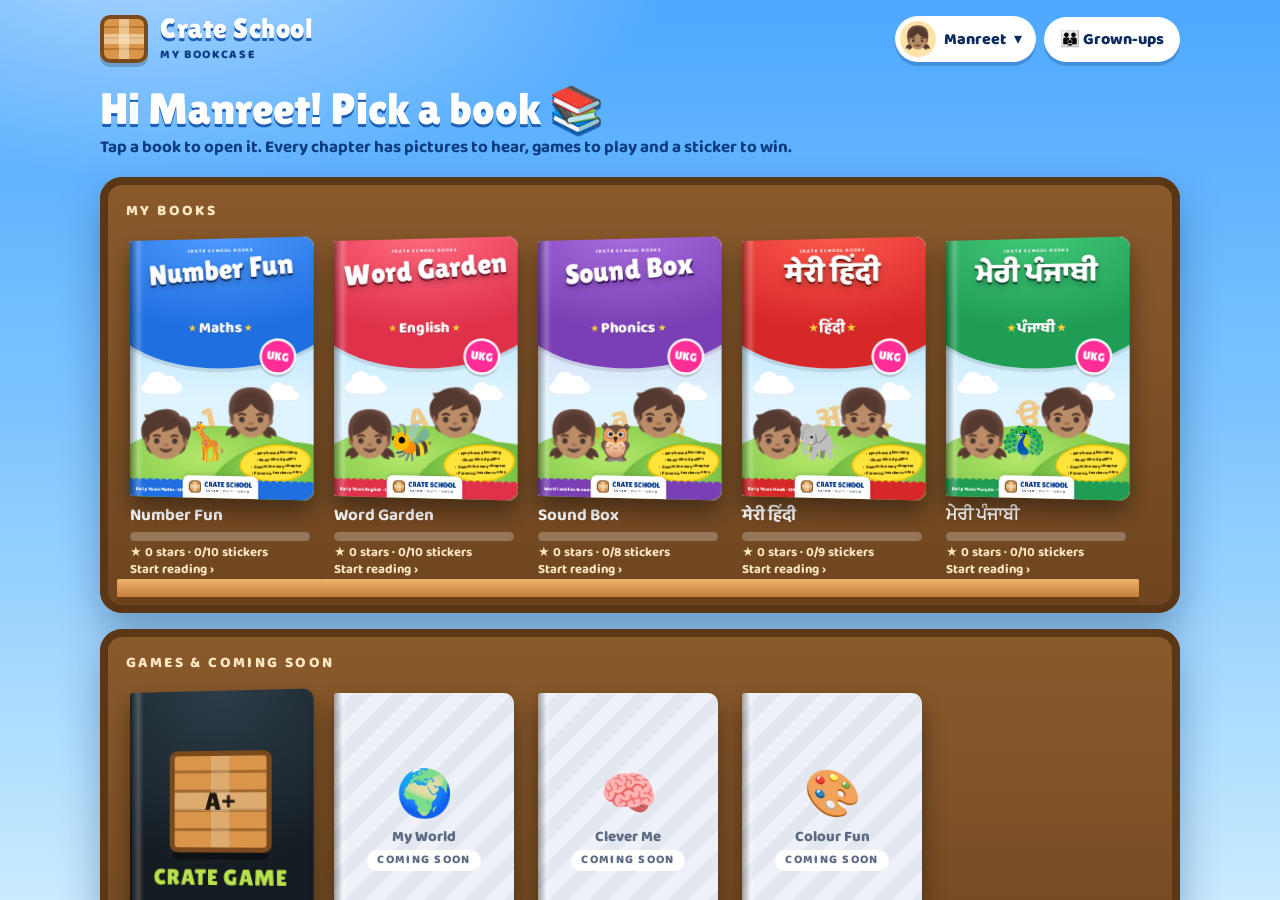
<file: index.html>
<!doctype html>
<html lang="en">
<head>
<meta charset="utf-8">
<meta name="viewport" content="width=device-width,initial-scale=1,viewport-fit=cover">
<meta name="theme-color" content="#1d63c9">
<meta name="description" content="Crate School Books: flip-book learning for UKG — Maths, English, हिंदी and ਪੰਜਾਬੀ, with read-aloud pages, games in every chapter, stickers and a report card.">
<meta property="og:type" content="website">
<meta property="og:site_name" content="Crate School Books">
<meta property="og:title" content="Crate School Books">
<meta property="og:description" content="Flip-books for UKG with games in every chapter: Maths, English, हिंदी and ਪੰਜਾਬੀ.">
<meta property="og:image" content="icon.png">
<meta name="apple-mobile-web-app-capable" content="yes">
<meta name="apple-mobile-web-app-status-bar-style" content="black-translucent">
<meta name="apple-mobile-web-app-title" content="Crate Books">
<link rel="manifest" href="manifest.json">
<link rel="icon" href="icon.svg" type="image/svg+xml">
<link rel="apple-touch-icon" href="icon.png">
<title>Crate School Books</title>
<link rel="preconnect" href="https://fonts.gstatic.com" crossorigin>
<link rel="stylesheet" href="https://fonts.googleapis.com/css2?family=Andika:wght@400;700&family=Baloo+2:wght@500;600;700;800&family=Baloo+Paaji+2:wght@500;600;700;800&family=Lilita+One&family=Permanent+Marker&display=swap">
<link rel="stylesheet" href="css/books.css">
</head>
<body>

<!-- ============ BOOKCASE ============ -->
<div id="shelfView">
  <div class="wrap">
    <header class="bc-top">
      <div class="logo">
        <span class="crate-ico" aria-hidden="true"></span>
        <div class="logo-t"><b>Crate School</b><small>My Bookcase</small></div>
      </div>
      <div class="top-actions">
        <button class="chip whochip" id="whoChip" type="button" aria-label="Change reader"><span class="av"></span><span class="nm"></span>▾</button>
        <button class="chip plain" id="grownBtn" type="button">👪 Grown-ups</button>
      </div>
    </header>

    <h1 class="hello" id="hello">Pick a book 📚</h1>
    <p class="hello-sub">Tap a book to open it. Every chapter has pictures to hear, games to play and a sticker to win.</p>

    <section class="case" aria-label="My books">
      <h2>My books</h2>
      <div class="shelf" id="shelf"></div>
    </section>
    <section class="case" aria-label="Games and coming soon">
      <h2>Games &amp; coming soon</h2>
      <div class="shelf" id="shelf2"></div>
    </section>

    <div class="bc-tips">
      <div class="tipcard"><b>🔊 No sound on a phone?</b>Turn the volume up and Silent mode off, then tap
        <button class="chip plain" id="soundTest" type="button" style="margin:6px 0 2px">🔊 Test sound</button><br>More help: 👪 Grown-ups → “No sound on a phone?”</div>
      <div class="tipcard"><b>⏱️ A little every day</b>10–15 minutes a day works better than one long session. The book reminds your child to take a stretch break.</div>
      <div class="tipcard"><b>👀 ✏️ 🎯 Learn in steps</b>Each chapter goes look &amp; listen → trace → practise with hints → play → check yourself.</div>
      <div class="tipcard"><b>🌟 Praise the effort</b>Mistakes get a gentle hint first. Say “you tried hard!” as often as “you got it right!”</div>
      <div class="tipcard"><b>📋 Use the report card</b>Near the back of each book. It shows each chapter's level and the page to practise next.</div>
    </div>
    <p class="bc-foot">Crate School Books · progress is saved on this device</p>
  </div>
</div>

<!-- ============ READER ============ -->
<div id="readerView" hidden>
  <div class="rtop">
    <button class="rback" id="rBack" type="button" aria-label="Back to bookcase"><span class="crate-ico" aria-hidden="true"></span><span>Books</span></button>
    <div class="rtitle" id="rTitle"></div>
    <button class="chip whochip" id="rWho" type="button" aria-label="Change reader"><span class="av"></span><span class="nm"></span></button>
    <button class="xbtn" id="rClose" type="button" aria-label="Close book">✕</button>
  </div>
  <div class="rbar">
    <div class="tools" id="tools" role="toolbar" aria-label="Book tools"></div>
    <div class="pgbox">
      <input id="pgIn" inputmode="numeric" aria-label="Page number">
      <span id="pgTot"></span>
      <button id="pgGo" type="button">GO</button>
    </div>
  </div>
  <div class="stage" id="stage">
    <button class="nav prev" id="navPrev" type="button" aria-label="Previous page"></button>
    <div class="holder" id="holder">
      <div class="bookbox" id="bookbox">
        <div class="bookscale" id="bookscale">
          <div class="slot L" id="slotA"></div>
          <div class="slot R" id="slotB"></div>
          <div class="spine" id="spine"></div>
        </div>
      </div>
    </div>
    <button class="nav next" id="navNext" type="button" aria-label="Next page"></button>
  </div>
  <div class="rfoot">
    <button id="fPrev" type="button" aria-label="Previous page"></button>
    <span id="fPg"></span>
    <button id="fNext" type="button" aria-label="Next page"></button>
  </div>
</div>

<div id="printArea"></div>

<script src="js/core.js"></script>
<script src="js/gens.js"></script>
<script src="js/pages.js"></script>
<script src="js/games.js"></script>
<!-- BOOKS: add a new book by adding its file here (see books/_template.js) -->
<script src="books/maths.js"></script>
<script src="books/english.js"></script>
<script src="books/phonics.js"></script>
<script src="books/hindi.js"></script>
<script src="books/punjabi.js"></script>
<!-- /BOOKS -->
<script src="js/reader.js"></script>
<script>
  if("serviceWorker" in navigator && /^https?:$/.test(location.protocol)){
    addEventListener("load", function(){ navigator.serviceWorker.register("sw.js").catch(function(){}); });
  }
</script>
</body>
</html>
</file>
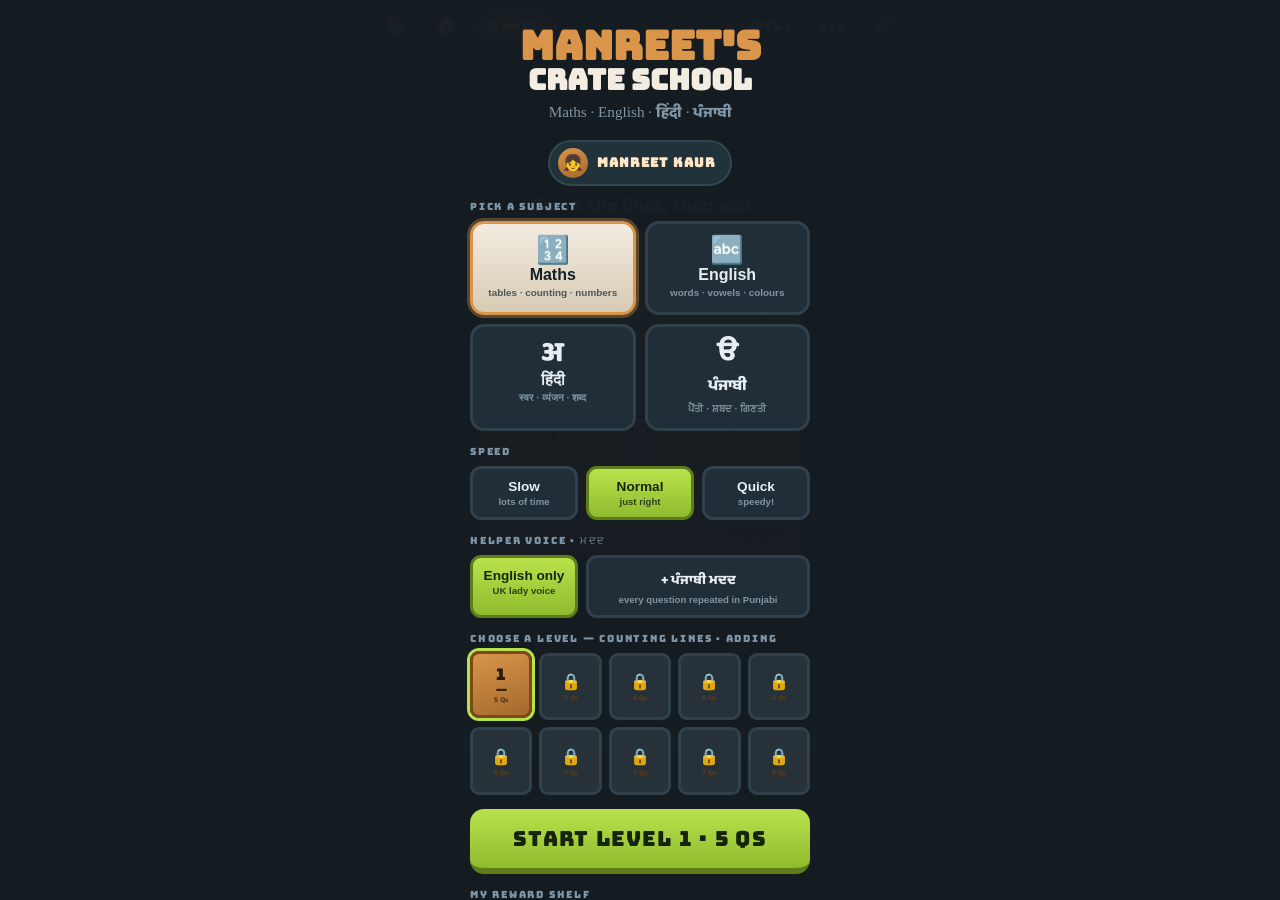
<file: crate.html>
<!doctype html>
<html lang="en">
<head>
<meta charset="utf-8">
<meta name="viewport" content="width=device-width,initial-scale=1,viewport-fit=cover">
<meta name="theme-color" content="#141b21">
<meta name="description" content="A learning game for UKG: Maths, English, Hindi and Punjabi - pictures, read-aloud questions, stars and rewards.">
<meta property="og:type" content="website">
<meta property="og:site_name" content="Manreet's Crate School">
<meta property="og:title" content="Manreet's Crate School">
<meta property="og:description" content="A learning game for UKG: Maths, English, हिंदी and ਪੰਜਾਬੀ - pictures, read-aloud questions, stars and rewards.">
<meta property="og:url" content="https://sifotechhq.github.io/crate-school/">
<meta property="og:image" content="https://sifotechhq.github.io/crate-school/icon.png">
<meta name="twitter:card" content="summary">
<meta name="twitter:title" content="Manreet's Crate School">
<meta name="twitter:description" content="Maths, English, Hindi and Punjabi practice for UKG.">
<meta name="twitter:image" content="https://sifotechhq.github.io/crate-school/icon.png">
<meta name="apple-mobile-web-app-capable" content="yes">
<meta name="apple-mobile-web-app-status-bar-style" content="black-translucent">
<meta name="apple-mobile-web-app-title" content="Crate School">
<link rel="manifest" href="manifest.json">
<link rel="icon" href="icon.svg" type="image/svg+xml">
<link rel="apple-touch-icon" href="icon.png">
<style>html,body{background:#141b21}img{max-width:100%}[hidden]{display:none!important}</style>
<title>Manreet's Crate School</title>
<link rel="preconnect" href="https://fonts.gstatic.com" crossorigin>
<link rel="stylesheet" href="https://fonts.googleapis.com/css2?family=Baloo+2:wght@600;800&family=Baloo+Paaji+2:wght@600;800&family=Bungee&family=Nunito:wght@400;700;900&family=Permanent+Marker&display=swap">
<style>
  :root{
    --ground:#141b21;
    --ground-2:#1d262e;
    --wood:#d9954a;
    --wood-dark:#a4692c;
    --wood-deep:#7a4a1c;
    --tape:#e8dcc2;
    --marker:#23180f;
    --chalk:#f3ece0;
    --lime:#b9e14b;
    --ember:#ff6a45;
    --steel:#7f95a5;
    --shadow:rgba(0,0,0,.45);
    --display:"Bungee","Arial Black",system-ui,sans-serif;
    --body:"Nunito",system-ui,-apple-system,sans-serif;
    --marker-font:"Permanent Marker","Comic Sans MS",cursive;
    --hindi:"Baloo 2","Nirmala UI","Noto Sans Devanagari",var(--body);
    --gurmukhi:"Baloo Paaji 2","Nirmala UI","Noto Sans Gurmukhi",var(--body);
  }
  *{box-sizing:border-box}
  body{
    margin:0;background:var(--ground);color:var(--chalk);font-family:var(--body);
    min-height:100dvh;-webkit-tap-highlight-color:transparent;user-select:none;
  }
  #app{
    position:relative;min-height:100dvh;display:flex;flex-direction:column;
    max-width:560px;margin:0 auto;padding:8px 14px 16px;gap:8px;overflow:hidden;
    background:
      radial-gradient(120% 60% at 50% 0%, #223039 0%, rgba(34,48,57,0) 60%),
      repeating-linear-gradient(90deg,#141b21 0 38px,#161e25 38px 40px);
  }
  #app.shake{animation:shake .22s}
  @keyframes shake{25%{transform:translateX(-6px)}75%{transform:translateX(6px)}}

  /* ---------- top bar ---------- */
  .hud{display:flex;align-items:center;gap:6px;justify-content:space-between;flex-wrap:wrap}
  .pill{font-family:var(--display);font-size:.68rem;letter-spacing:.06em;
    padding:6px 9px;border-radius:99px;background:#222e37;color:var(--chalk);
    border:2px solid #2f3e49;white-space:nowrap;overflow:hidden;text-overflow:ellipsis;min-width:0}
  .pill.sub{background:var(--wood-deep);border-color:var(--wood-dark);color:#ffe6c4}
  .pill.count{background:#22323b;color:var(--lime);border-color:#31474f}
  .iconbtn{font-size:1.1rem;line-height:1;padding:7px 9px;border-radius:10px;
    background:#222e37;border:2px solid #2f3e49;color:var(--chalk);cursor:pointer}
  .iconbtn:focus-visible{outline:3px solid var(--lime);outline-offset:2px}
  .bar-row{display:flex;align-items:center;gap:6px;min-width:0;flex-shrink:1}

  /* ---------- crate ---------- */
  .belt{position:relative;flex:1;display:flex;flex-direction:column;
    align-items:center;justify-content:center;gap:10px;min-height:0}
  .ask{font-family:var(--body);font-weight:900;font-size:1.15rem;color:#dbe6ed;
    text-align:center;text-wrap:balance;min-height:1.2em}
  .paline{font-family:var(--gurmukhi);font-weight:600;font-size:1.05rem;color:#a8c07a;
    text-align:center;min-height:1.1em;margin-top:-4px}
  .paline:empty{display:none}
  .crate{
    position:relative;width:min(88vw,330px);aspect-ratio:1;border-radius:10px;
    background:
      linear-gradient(180deg,rgba(255,255,255,.14) 0 6px,rgba(0,0,0,0) 6px),
      repeating-linear-gradient(0deg,var(--wood) 0 22px,var(--wood-dark) 22px 25px),
      var(--wood);
    border:5px solid var(--wood-deep);
    box-shadow:0 16px 0 -4px rgba(0,0,0,.35),0 26px 40px var(--shadow),
      inset 0 0 0 3px rgba(255,255,255,.12);
    display:flex;flex-direction:column;align-items:center;justify-content:center;
    gap:6px;padding:14px;transition:transform .12s;
  }
  .crate::before,.crate::after{
    content:"";position:absolute;background:rgba(232,220,194,.28);
    box-shadow:inset 0 0 0 1px rgba(255,255,255,.22);pointer-events:none;
  }
  .crate::before{left:0;right:0;top:calc(50% - 13px);height:26px}
  .crate::after{top:0;bottom:0;left:calc(50% - 13px);width:26px}
  .face{position:relative;z-index:2;font-family:var(--marker-font);color:var(--marker);
    font-size:clamp(2.5rem,12vw,3.6rem);transform:rotate(-2deg);letter-spacing:1px;
    text-align:center;line-height:1.1}
  .face.small{font-size:clamp(1.7rem,8.5vw,2.4rem)}
  .face.hi{font-family:var(--hindi);font-weight:800;transform:none;letter-spacing:2px;
    font-size:clamp(2.6rem,13vw,3.9rem)}
  .face.hi.small{font-size:clamp(2rem,10vw,2.9rem)}
  .face.pa{font-family:var(--gurmukhi);font-weight:800;transform:none;letter-spacing:2px;
    font-size:clamp(2.6rem,13vw,3.9rem)}
  .face.pa.small{font-size:clamp(2rem,10vw,2.9rem)}
  .ask.gur{font-family:var(--gurmukhi);font-weight:600;font-size:1.25rem}
  .pics{position:relative;z-index:2;display:flex;flex-wrap:wrap;gap:3px;justify-content:center;
    max-width:88%;font-size:clamp(1.6rem,7.5vw,2.2rem);line-height:1.15}
  .pic{position:relative;z-index:2;font-size:clamp(4.6rem,22vw,6.6rem);line-height:1}
  .swatch{position:relative;z-index:2;width:46%;aspect-ratio:1.3;border-radius:10px;
    border:4px solid rgba(35,24,15,.55);box-shadow:inset 0 -6px 0 rgba(0,0,0,.15)}
  .stamp{position:absolute;z-index:2;bottom:8px;right:10px;font-family:var(--display);
    font-size:.5rem;letter-spacing:.14em;color:rgba(35,24,15,.45);
    border:2px solid rgba(35,24,15,.3);border-radius:3px;padding:2px 5px;transform:rotate(-6deg)}
  .crate.hit{animation:pop .34s ease-out forwards}
  @keyframes pop{40%{transform:scale(1.08) rotate(1.5deg)}100%{transform:scale(.2) rotate(-14deg);opacity:0}}
  .crate.miss{animation:wobble .34s}
  @keyframes wobble{20%{transform:rotate(-4deg)}50%{transform:rotate(4deg)}80%{transform:rotate(-2deg)}}

  /* ---------- tally lines ---------- */
  .tally{position:relative;z-index:2;display:flex;gap:16px;align-items:flex-end;justify-content:center}
  .tgroup{display:flex;gap:4px;height:44px;align-items:flex-end}
  .tick{width:5px;height:38px;border-radius:2px;background:var(--marker);
    box-shadow:0 1px 0 rgba(255,255,255,.2)}
  .tick.cut{position:relative;opacity:.55}
  .tick.cut::after{content:"";position:absolute;left:-7px;top:16px;width:19px;height:4px;
    background:#c0331d;transform:rotate(-42deg);border-radius:2px}
  .tsep{font-family:var(--marker-font);color:var(--marker);font-size:1.6rem;padding-bottom:6px}

  /* ---------- timer tape ---------- */
  .timer{width:min(88vw,330px);height:12px;border-radius:99px;background:#0e1418;
    overflow:hidden;box-shadow:inset 0 2px 4px rgba(0,0,0,.6)}
  .timer i{display:block;height:100%;width:100%;border-radius:99px;
    background:linear-gradient(90deg,var(--lime),#e7f58f)}
  .timer i.low{background:linear-gradient(90deg,var(--ember),#ffb08e)}

  /* ---------- answers ---------- */
  .pad{display:grid;grid-template-columns:repeat(2,minmax(0,1fr));gap:9px}
  .pad.two{grid-template-columns:repeat(2,minmax(0,1fr))}
  .key{
    font-family:var(--display);font-size:1.85rem;padding:15px 8px;border-radius:12px;
    color:#14202a;background:linear-gradient(180deg,#f3ece0,#cfc3ad);
    border:none;border-bottom:5px solid #8f8672;cursor:pointer;
    font-variant-numeric:tabular-nums;transition:transform .08s;min-width:0;
    display:flex;align-items:center;justify-content:center;gap:8px;min-height:70px;
  }
  .key .kswatch{width:26px;height:26px;border-radius:6px;border:2px solid rgba(20,32,42,.5)}
  .key .kemoji{font-size:2rem}
  .key > span{min-width:0;overflow-wrap:anywhere;line-height:1.15;text-align:center}
  .key.word{font-family:var(--body);font-weight:900;font-size:1.5rem;letter-spacing:.04em}
  .key.hi{font-family:var(--hindi);font-weight:800;font-size:2rem;letter-spacing:.02em}
  .key.pa{font-family:var(--gurmukhi);font-weight:800;font-size:2rem;letter-spacing:.02em}
  .key:active{transform:translateY(3px);border-bottom-width:2px}
  .key:focus-visible{outline:3px solid var(--lime);outline-offset:3px}
  .key.right{background:linear-gradient(180deg,var(--lime),#8fbc2e);border-bottom-color:#5d7d1c}
  .key.wrong{background:linear-gradient(180deg,var(--ember),#c74326);border-bottom-color:#8e2d18;color:#fff}
  .key[disabled]{cursor:default}
  .say{font-family:var(--body);font-weight:900;font-size:.85rem;color:#0f1a22;
    background:linear-gradient(180deg,#f3ece0,#d7cbb4);border:none;border-bottom:4px solid #8f8672;
    border-radius:10px;padding:8px 14px;cursor:pointer}
  .say:focus-visible{outline:3px solid var(--lime);outline-offset:2px}

  /* ---------- floaters ---------- */
  .float{position:absolute;font-family:var(--display);color:var(--lime);
    font-size:1.4rem;pointer-events:none;animation:rise .9s ease-out forwards;z-index:9}
  @keyframes rise{to{transform:translateY(-70px);opacity:0}}
  .chip{position:absolute;width:12px;height:12px;background:var(--wood);
    border:1px solid var(--wood-deep);border-radius:2px;pointer-events:none;z-index:9}
  .conf{position:absolute;width:10px;height:16px;border-radius:2px;pointer-events:none;z-index:30}

  /* ---------- panels ---------- */
  .panel{
    position:absolute;inset:0;z-index:20;display:flex;flex-direction:column;
    align-items:center;gap:14px;padding:20px 18px 26px;text-align:center;
    overflow-y:auto;background:linear-gradient(180deg,rgba(20,27,33,.97),rgba(20,27,33,1));
  }
  .panel.centre{justify-content:center}
  .brand{display:flex;flex-direction:column;align-items:center;gap:4px;margin-top:6px}
  .brand h1{font-family:var(--display);font-size:clamp(1.8rem,8.5vw,2.5rem);margin:0;
    line-height:1;color:var(--wood);text-wrap:balance}
  .brand h1 em{font-style:normal;color:var(--chalk);display:block;font-size:.72em}
  .tag{font-family:var(--marker-font);color:var(--steel);font-size:.95rem}
  .who{display:flex;align-items:center;gap:9px;background:#22323b;border:2px solid #31474f;
    border-radius:99px;padding:6px 14px 6px 8px}
  .who .av{width:30px;height:30px;border-radius:50%;background:linear-gradient(160deg,var(--wood),var(--wood-dark));
    display:grid;place-items:center;font-size:1rem}
  .who b{font-family:var(--display);font-size:.8rem;letter-spacing:.08em;color:#ffe6c4}

  .block{width:100%;max-width:340px;display:flex;flex-direction:column;gap:8px;align-items:stretch}
  .blabel.gur{font-family:var(--gurmukhi);font-weight:600;font-size:.8rem;letter-spacing:.02em}
  .blabel.dev{font-family:var(--hindi);font-weight:600;font-size:.8rem;letter-spacing:.02em}
  .blabel{font-family:var(--display);font-size:.62rem;letter-spacing:.18em;color:var(--steel);
    text-align:left;text-transform:uppercase}
  .subjects{display:grid;grid-template-columns:repeat(2,minmax(0,1fr));gap:9px}
  .subj{display:flex;flex-direction:column;align-items:center;gap:3px;padding:12px 8px;
    border-radius:14px;cursor:pointer;color:#e6eef3;font-weight:900;font-size:1rem;
    background:#222e37;border:3px solid #31414c}
  .subj .ico{font-size:1.7rem;line-height:1}
  .subj .ico.hi{font-family:var(--hindi);font-weight:800;font-size:1.8rem}
  .subj .ico.pa{font-family:var(--gurmukhi);font-weight:800;font-size:1.8rem}
  .subj small{font-weight:700;font-size:.62rem;color:var(--steel);line-height:1.3}
  .subj[aria-pressed="true"]{background:linear-gradient(180deg,#f3ece0,#d7cbb4);color:#14202a;
    border-color:var(--wood);box-shadow:0 0 0 3px rgba(217,149,74,.35)}
  .subj[aria-pressed="true"] small{color:#4a5560}
  .subj:focus-visible{outline:3px solid var(--lime);outline-offset:2px}

  .speeds{display:grid;grid-template-columns:repeat(3,minmax(0,1fr));gap:8px}
  .speed{padding:10px 4px;border-radius:11px;border:3px solid #31414c;background:#222e37;
    color:#e6eef3;font-weight:900;font-size:.85rem;cursor:pointer;display:flex;
    flex-direction:column;gap:2px;align-items:center}
  .speed small{font-weight:700;font-size:.6rem;color:var(--steel)}
  .speed[aria-pressed="true"]{background:linear-gradient(180deg,var(--lime),#8fbc2e);
    color:#16240a;border-color:#5d7d1c}
  .speed[aria-pressed="true"] small{color:#2c3f14}
  .speed:focus-visible{outline:3px solid var(--lime);outline-offset:2px}

  .levels{display:grid;grid-template-columns:repeat(5,minmax(0,1fr));gap:7px}
  .lv{aspect-ratio:.92;border-radius:9px;border:3px solid var(--wood-deep);cursor:pointer;
    background:linear-gradient(160deg,var(--wood),var(--wood-dark));color:#2a1a0a;
    font-family:var(--display);font-size:1rem;display:flex;flex-direction:column;
    align-items:center;justify-content:center;gap:1px;padding:2px}
  .lv .st{font-size:.5rem;line-height:1;letter-spacing:-1px}
  .lv .qn{font-size:.42rem;font-family:var(--body);font-weight:900;color:#5a3a13}
  .lv[aria-pressed="true"]{box-shadow:0 0 0 3px var(--lime);transform:translateY(-2px)}
  .lv[disabled]{background:#26313a;border-color:#31414c;color:#5d6f7c;cursor:not-allowed}
  .lv:focus-visible{outline:3px solid var(--lime);outline-offset:2px}

  .go{font-family:var(--display);font-size:1.3rem;letter-spacing:.06em;padding:16px;
    border-radius:14px;border:none;border-bottom:6px solid #5d7d1c;cursor:pointer;
    background:linear-gradient(180deg,var(--lime),#8fbc2e);color:#16240a;width:100%;max-width:340px}
  .go:active{transform:translateY(3px);border-bottom-width:3px}
  .go:focus-visible{outline:3px solid var(--chalk);outline-offset:3px}
  .go.alt{background:linear-gradient(180deg,#f3ece0,#d7cbb4);color:#14202a;
    border-bottom-color:#8f8672;font-size:1.05rem;padding:13px}

  .shelf{display:flex;flex-wrap:wrap;gap:6px;justify-content:center;min-height:34px;
    background:#1b242b;border:2px dashed #2f3e49;border-radius:12px;padding:8px}
  .shelf .sticker{font-size:1.5rem}
  .shelf .none{font-size:.75rem;color:var(--steel);font-family:var(--marker-font)}

  .panel h2{font-family:var(--display);font-size:clamp(1.5rem,7vw,2rem);margin:0;color:var(--wood);line-height:1}
  .panel p{margin:0;max-width:32ch;color:#c6d2da;line-height:1.5;font-size:.95rem}
  .stars{font-size:2.6rem;letter-spacing:4px;line-height:1}
  .score-line{font-family:var(--display);font-size:1.15rem;color:var(--chalk)}
  .reward-badge{font-size:5.5rem;line-height:1;animation:bounce 1.1s ease-in-out infinite}
  @keyframes bounce{50%{transform:translateY(-12px) rotate(6deg)}}
  .hide{display:none}
  @media (prefers-reduced-motion:reduce){*{animation-duration:.01ms!important;transition-duration:.01ms!important}}
  @media (max-height:680px){
    .crate{width:min(64vw,230px)}
    .timer{width:min(64vw,230px)}
    .key{min-height:56px;font-size:1.5rem;padding:11px 6px}
    .key.word{font-size:1.25rem} .key.hi{font-size:1.7rem}
    .ask{font-size:1rem}
  }
</style>

</head>
<body>
<div id="app">
  <div class="hud">
    <div class="bar-row">
      <a class="iconbtn" id="books" href="index.html" title="Back to my books" style="text-decoration:none">📚</a>
      <button class="iconbtn" id="home" type="button" title="Back to home">🏠</button>
      <span class="pill sub" id="pSubject">🔢 MATHS</span>
    </div>
    <div class="bar-row">
      <span class="pill" id="pLevel">LEVEL 1</span>
      <span class="pill count" id="pCount">1 / 5</span>
      <button class="iconbtn" id="mute" type="button" title="Sound on/off">🔊</button>
    </div>
  </div>

  <div class="belt">
    <div class="ask" id="ask">Count the lines and add</div>
    <div class="paline" id="paAsk"></div>
    <div class="crate" id="crate">
      <div class="face" id="face">4 + 3 = ?</div>
      <div class="stamp" id="stamp">FRAGILE</div>
    </div>
    <div class="timer"><i id="bar"></i></div>
    <button class="say hide" id="sayBtn" type="button">🔈 Say it again</button>
  </div>

  <div class="pad" id="pad"></div>

  <!-- ============ HOME ============ -->
  <div class="panel" id="pHome">
    <div class="brand">
      <h1>Manreet's<em>Crate School</em></h1>
      <div class="tag">Maths · English · <span style="font-family:var(--hindi);font-weight:800">हिंदी</span> · <span style="font-family:var(--gurmukhi);font-weight:800">ਪੰਜਾਬੀ</span></div>
    </div>
    <div class="who"><span class="av">👧</span><b>MANREET KAUR</b></div>

    <div class="block">
      <div class="blabel">Pick a subject</div>
      <div class="subjects">
        <button class="subj" id="sMaths" data-subject="maths" type="button" aria-pressed="true">
          <span class="ico">🔢</span>Maths<small>tables · counting · numbers</small>
        </button>
        <button class="subj" id="sEnglish" data-subject="english" type="button" aria-pressed="false">
          <span class="ico">🔤</span>English<small>words · vowels · colours</small>
        </button>
        <button class="subj" id="sHindi" data-subject="hindi" type="button" aria-pressed="false">
          <span class="ico hi">अ</span>हिंदी<small>स्वर · व्यंजन · शब्द</small>
        </button>
        <button class="subj" id="sPunjabi" data-subject="punjabi" type="button" aria-pressed="false">
          <span class="ico pa">ੳ</span><span style="font-family:var(--gurmukhi);font-weight:800">ਪੰਜਾਬੀ</span><small>ਪੈਂਤੀ · ਸ਼ਬਦ · ਗਿਣਤੀ</small>
        </button>
      </div>
    </div>

    <div class="block">
      <div class="blabel">Speed</div>
      <div class="speeds" id="speeds">
        <button class="speed" data-speed="slow" type="button" aria-pressed="false">Slow<small>lots of time</small></button>
        <button class="speed" data-speed="normal" type="button" aria-pressed="true">Normal<small>just right</small></button>
        <button class="speed" data-speed="quick" type="button" aria-pressed="false">Quick<small>speedy!</small></button>
      </div>
    </div>

    <div class="block">
      <div class="blabel">Helper voice · ਮਦਦ</div>
      <div class="speeds" id="helpers">
        <button class="speed" data-pa="off" type="button" aria-pressed="true">English only<small>UK lady voice</small></button>
        <button class="speed" data-pa="on" type="button" aria-pressed="false" style="grid-column:span 2">
          <span style="font-family:var(--gurmukhi);font-weight:800">+ ਪੰਜਾਬੀ ਮਦਦ</span><small>every question repeated in Punjabi</small>
        </button>
      </div>
    </div>

    <div class="block">
      <div class="blabel" id="lvLabel">Choose a level</div>
      <div class="levels" id="levels"></div>
    </div>

    <button class="go" id="start" type="button">START LEVEL 1 · 5 Qs</button>

    <div class="block">
      <div class="blabel">My reward shelf</div>
      <div class="shelf" id="shelf"></div>
    </div>
  </div>

  <!-- ============ LEVEL COMPLETE ============ -->
  <div class="panel centre hide" id="pDone">
    <h2 id="doneTitle">Level Cleared!</h2>
    <div class="stars" id="doneStars">⭐⭐⭐</div>
    <div class="score-line" id="doneScore">5 out of 5 correct</div>
    <p id="doneMsg">Brilliant work, Manreet.</p>
    <button class="go" id="next" type="button">NEXT LEVEL</button>
    <button class="go alt" id="retry" type="button">Play this level again</button>
    <button class="go alt" id="toHome" type="button">Back to home</button>
  </div>

  <!-- ============ REWARD ============ -->
  <div class="panel centre hide" id="pReward">
    <h2>Reward Unlocked!</h2>
    <div class="reward-badge" id="rwEmoji">🌟</div>
    <div class="score-line" id="rwName">Star Sticker</div>
    <p id="rwMsg">Manreet, you finished 3 levels. This one goes on your shelf.</p>
    <button class="go" id="rwGo" type="button">KEEP IT</button>
  </div>
</div>

<script>
(function(){
  "use strict";
  const $ = id => document.getElementById(id);
  const app=$("app"), crate=$("crate"), pad=$("pad"), bar=$("bar"), face=$("face"),
        askEl=$("ask"), stampEl=$("stamp"), sayBtn=$("sayBtn");

  const PLAYER = "MANREET KAUR";
  const FIRST  = "Manreet";
  const STAMPS = ["FRAGILE","THIS WAY UP","HANDLE WITH CARE","KEEP DRY","SCHOOL BOOKS","EXPRESS"];
  const SPEEDS = { slow:{mult:1.45}, normal:{mult:1}, quick:{mult:0.78} };

  /* ===================== CONTENT DATA ===================== */
  const COLOURS = [
    {name:"Red",hex:"#e23b32"},{name:"Blue",hex:"#2f6fd0"},{name:"Green",hex:"#35a24a"},
    {name:"Yellow",hex:"#f5c518"},{name:"Orange",hex:"#f07c1e"},{name:"Purple",hex:"#7b4bc4"},
    {name:"Pink",hex:"#ef77a8"},{name:"Brown",hex:"#8b5a2b"},{name:"Black",hex:"#1a1a1a"},
    {name:"White",hex:"#f5f5f5"}
  ];
  const FRUITS = [
    {name:"Apple",e:"🍎"},{name:"Banana",e:"🍌"},{name:"Mango",e:"🥭"},{name:"Grapes",e:"🍇"},
    {name:"Orange",e:"🍊"},{name:"Watermelon",e:"🍉"},{name:"Strawberry",e:"🍓"},
    {name:"Pineapple",e:"🍍"},{name:"Cherry",e:"🍒"},{name:"Pear",e:"🍐"},
    {name:"Lemon",e:"🍋"},{name:"Coconut",e:"🥥"}
  ];
  const WORDS = [
    {w:"cat",e:"🐱",v:"a"},{w:"bat",e:"🦇",v:"a"},{w:"hat",e:"🎩",v:"a"},{w:"rat",e:"🐀",v:"a"},
    {w:"van",e:"🚐",v:"a"},{w:"bag",e:"🎒",v:"a"},{w:"cap",e:"🧢",v:"a"},
    {w:"pen",e:"🖊️",v:"e"},{w:"hen",e:"🐔",v:"e"},{w:"bed",e:"🛏️",v:"e"},{w:"ten",e:"🔟",v:"e"},
    {w:"pig",e:"🐷",v:"i"},{w:"pin",e:"📌",v:"i"},{w:"six",e:"6️⃣",v:"i"},{w:"lip",e:"👄",v:"i"},
    {w:"dog",e:"🐶",v:"o"},{w:"box",e:"📦",v:"o"},{w:"pot",e:"🍲",v:"o"},{w:"log",e:"🪵",v:"o"},
    {w:"sun",e:"☀️",v:"u"},{w:"bus",e:"🚌",v:"u"},{w:"cup",e:"🍵",v:"u"},{w:"nut",e:"🥜",v:"u"}
  ];

  /* Word families, look-alike words and the two-letter sounds — the same ones
     that are taught in the Sound Box book, so the game backs up the book. */
  const FAMILY = [
    {end:"at", words:["bat","cat","hat","mat","rat","sat"]},
    {end:"an", words:["can","fan","man","pan","van"]},
    {end:"ap", words:["cap","map","nap","tap"]},
    {end:"en", words:["den","hen","men","pen","ten"]},
    {end:"et", words:["jet","net","pet","wet"]},
    {end:"ig", words:["big","dig","fig","pig","wig"]},
    {end:"in", words:["bin","fin","pin","tin","win"]},
    {end:"og", words:["dog","fog","jog","log"]},
    {end:"ot", words:["cot","dot","hot","pot"]},
    {end:"ug", words:["bug","hug","jug","mug","rug"]},
    {end:"un", words:["bun","fun","run","sun"]}
  ];
  const DIGRAPH = [
    {w:"shop",e:"🏪",d:"sh"},{w:"shirt",e:"👕",d:"sh"},{w:"shoes",e:"👟",d:"sh"},{w:"shark",e:"🦈",d:"sh"},
    {w:"ship",e:"🚢",d:"sh"},{w:"shell",e:"🐚",d:"sh"},{w:"sheep",e:"🐑",d:"sh"},{w:"fish",e:"🐟",d:"sh"},
    {w:"brush",e:"🖌️",d:"sh"},{w:"dish",e:"🍽️",d:"sh"},
    {w:"chair",e:"🪑",d:"ch"},{w:"child",e:"👶",d:"ch"},{w:"torch",e:"🔦",d:"ch"},{w:"peach",e:"🍑",d:"ch"},
    {w:"chips",e:"🍟",d:"ch"},{w:"cheese",e:"🧀",d:"ch"},{w:"chick",e:"🐤",d:"ch"},{w:"cherry",e:"🍒",d:"ch"},
    {w:"lunch",e:"🍱",d:"ch"},{w:"church",e:"⛪",d:"ch"}
  ];
  const NEARWORD = [
    {w:"bat",e:"🦇",near:["bet","bit","but"]},{w:"bed",e:"🛏️",near:["bad","bid","bud"]},
    {w:"pin",e:"📌",near:["pan","pen","pun"]},{w:"pot",e:"🍲",near:["pat","pet","pit"]},
    {w:"cup",e:"🍵",near:["cap","cop","cep"]},{w:"hat",e:"🎩",near:["hit","hot","hut"]},
    {w:"bug",e:"🐛",near:["bag","beg","big"]},{w:"bag",e:"🎒",near:["beg","big","bug"]},
    {w:"sun",e:"☀️",near:["san","sin","son"]},{w:"dog",e:"🐶",near:["dig","dug","deg"]},
    {w:"box",e:"📦",near:["bax","bix","bux"]},{w:"pen",e:"🖊️",near:["pan","pin","pun"]}
  ];

  const HI_FRUITS=[
    {name:"सेब",e:"🍎",f:"स"},{name:"आम",e:"🥭",f:"आ"},{name:"केला",e:"🍌",f:"क"},
    {name:"अंगूर",e:"🍇",f:"अ"},{name:"संतरा",e:"🍊",f:"स"},{name:"तरबूज",e:"🍉",f:"त"},
    {name:"नारियल",e:"🥥",f:"न"},{name:"नींबू",e:"🍋",f:"न"},{name:"नाशपाती",e:"🍐",f:"न"},
    {name:"अनानास",e:"🍍",f:"अ"}
  ];
  const HI_ANIMALS=[
    {name:"कुत्ता",e:"🐶",f:"क"},{name:"बिल्ली",e:"🐱",f:"ब"},{name:"गाय",e:"🐄",f:"ग"},
    {name:"बकरी",e:"🐐",f:"ब"},{name:"हाथी",e:"🐘",f:"ह"},{name:"शेर",e:"🦁",f:"श"},
    {name:"बंदर",e:"🐒",f:"ब"},{name:"मछली",e:"🐟",f:"म"},{name:"घोड़ा",e:"🐴",f:"घ"},
    {name:"चूहा",e:"🐭",f:"च"},{name:"खरगोश",e:"🐰",f:"ख"},{name:"मोर",e:"🦚",f:"म"}
  ];
  const HI_COLOURS=[
    {name:"लाल",hex:"#e23b32"},{name:"नीला",hex:"#2f6fd0"},{name:"हरा",hex:"#35a24a"},
    {name:"पीला",hex:"#f5c518"},{name:"नारंगी",hex:"#f07c1e"},{name:"बैंगनी",hex:"#7b4bc4"},
    {name:"गुलाबी",hex:"#ef77a8"},{name:"भूरा",hex:"#8b5a2b"},{name:"काला",hex:"#1a1a1a"},
    {name:"सफ़ेद",hex:"#f5f5f5"}
  ];
  const SWAR=["अ","आ","इ","ई","उ","ऊ","ए","ऐ","ओ","औ"];
  const VYANJAN=["क","ख","ग","घ","च","छ","ज","झ","ट","ठ","ड","ढ","त","थ","द","ध","न",
                 "प","फ","ब","भ","म","य","र","ल","व","श","ष","स","ह"];
  const HI_DIGITS=["०","१","२","३","४","५","६","७","८","९","१०"];
  const COUNTABLE=["🍎","⭐","🎈","🐟","🌸","🚗"];

  /* ---------- ਪੰਜਾਬੀ (Gurmukhi shown; dev spelling is only for the voice fallback) ---------- */
  const PA_AKHAR=["ੳ","ਅ","ੲ","ਸ","ਹ","ਕ","ਖ","ਗ","ਘ","ਙ","ਚ","ਛ","ਜ","ਝ","ਞ",
                  "ਟ","ਠ","ਡ","ਢ","ਣ","ਤ","ਥ","ਦ","ਧ","ਨ","ਪ","ਫ","ਬ","ਭ","ਮ",
                  "ਯ","ਰ","ਲ","ਵ","ੜ"];
  const PA_DIGITS=["੦","੧","੨","੩","੪","੫","੬","੭","੮","੯","੧੦"];
  // ਪੈਂਤੀ ਅੱਖਰੀ — letter, its name, and the name spelled in Devanagari for the voice fallback
  const PENTI=[
    {l:"ੳ",nm:"ਊੜਾ",dev:"ऊड़ा"},   {l:"ਅ",nm:"ਐੜਾ",dev:"ऐड़ा"},   {l:"ੲ",nm:"ਈੜੀ",dev:"ईड़ी"},
    {l:"ਸ",nm:"ਸੱਸਾ",dev:"सस्सा"}, {l:"ਹ",nm:"ਹਾਹਾ",dev:"हाहा"},
    {l:"ਕ",nm:"ਕੱਕਾ",dev:"कक्का"}, {l:"ਖ",nm:"ਖੱਖਾ",dev:"खक्खा"}, {l:"ਗ",nm:"ਗੱਗਾ",dev:"गग्गा"},
    {l:"ਘ",nm:"ਘੱਗਾ",dev:"घग्गा"}, {l:"ਙ",nm:"ਙੰਙਾ",dev:"ङंङा"},
    {l:"ਚ",nm:"ਚੱਚਾ",dev:"चच्चा"}, {l:"ਛ",nm:"ਛੱਛਾ",dev:"छच्छा"}, {l:"ਜ",nm:"ਜੱਜਾ",dev:"जज्जा"},
    {l:"ਝ",nm:"ਝੱਜਾ",dev:"झज्जा"}, {l:"ਞ",nm:"ਞੰਞਾ",dev:"ञंञा"},
    {l:"ਟ",nm:"ਟੈਂਕਾ",dev:"टैंका"}, {l:"ਠ",nm:"ਠੱਠਾ",dev:"ठठ्ठा"}, {l:"ਡ",nm:"ਡੱਡਾ",dev:"डड्डा"},
    {l:"ਢ",nm:"ਢੱਡਾ",dev:"ढड्डा"}, {l:"ਣ",nm:"ਣਾਣਾ",dev:"णाणा"},
    {l:"ਤ",nm:"ਤੱਤਾ",dev:"तत्ता"}, {l:"ਥ",nm:"ਥੱਥਾ",dev:"थथ्था"}, {l:"ਦ",nm:"ਦੱਦਾ",dev:"दद्दा"},
    {l:"ਧ",nm:"ਧੱਦਾ",dev:"धद्दा"}, {l:"ਨ",nm:"ਨੰਨਾ",dev:"नन्ना"},
    {l:"ਪ",nm:"ਪੱਪਾ",dev:"पप्पा"}, {l:"ਫ",nm:"ਫੱਫਾ",dev:"फफ्फा"}, {l:"ਬ",nm:"ਬੱਬਾ",dev:"बब्बा"},
    {l:"ਭ",nm:"ਭੱਬਾ",dev:"भब्बा"}, {l:"ਮ",nm:"ਮੰਮਾ",dev:"मम्मा"},
    {l:"ਯ",nm:"ਯੱਯਾ",dev:"यय्या"}, {l:"ਰ",nm:"ਰਾਰਾ",dev:"रारा"}, {l:"ਲ",nm:"ਲੱਲਾ",dev:"लल्ला"},
    {l:"ਵ",nm:"ਵੱਵਾ",dev:"वव्वा"}, {l:"ੜ",nm:"ੜਾੜਾ",dev:"ड़ाड़ा"}
  ];
  const PENTI_ROW = g => PENTI.slice(g*5,g*5+5);
  const PA_FRUITS=[
    {name:"ਸੇਬ",e:"🍎",f:"ਸ",dev:"सेब"},{name:"ਅੰਬ",e:"🥭",f:"ਅ",dev:"अंब"},
    {name:"ਕੇਲਾ",e:"🍌",f:"ਕ",dev:"केला"},{name:"ਅੰਗੂਰ",e:"🍇",f:"ਅ",dev:"अंगूर"},
    {name:"ਸੰਤਰਾ",e:"🍊",f:"ਸ",dev:"संतरा"},{name:"ਤਰਬੂਜ਼",e:"🍉",f:"ਤ",dev:"तरबूज़"},
    {name:"ਨਾਰੀਅਲ",e:"🥥",f:"ਨ",dev:"नारीअल"},{name:"ਨਿੰਬੂ",e:"🍋",f:"ਨ",dev:"निंबू"},
    {name:"ਨਾਸ਼ਪਾਤੀ",e:"🍐",f:"ਨ",dev:"नाशपाती"},{name:"ਅਨਾਨਾਸ",e:"🍍",f:"ਅ",dev:"अनानास"}
  ];
  const PA_ANIMALS=[
    {name:"ਕੁੱਤਾ",e:"🐶",f:"ਕ",dev:"कुत्ता"},{name:"ਬਿੱਲੀ",e:"🐱",f:"ਬ",dev:"बिल्ली"},
    {name:"ਗਾਂ",e:"🐄",f:"ਗ",dev:"गां"},{name:"ਬੱਕਰੀ",e:"🐐",f:"ਬ",dev:"बकरी"},
    {name:"ਹਾਥੀ",e:"🐘",f:"ਹ",dev:"हाथी"},{name:"ਸ਼ੇਰ",e:"🦁",f:"ਸ਼",dev:"शेर"},
    {name:"ਬਾਂਦਰ",e:"🐒",f:"ਬ",dev:"बांदर"},{name:"ਮੱਛੀ",e:"🐟",f:"ਮ",dev:"मछली"},
    {name:"ਘੋੜਾ",e:"🐴",f:"ਘ",dev:"घोड़ा"},{name:"ਚੂਹਾ",e:"🐭",f:"ਚ",dev:"चूहा"},
    {name:"ਖਰਗੋਸ਼",e:"🐰",f:"ਖ",dev:"खरगोश"},{name:"ਮੋਰ",e:"🦚",f:"ਮ",dev:"मोर"}
  ];
  const PA_COLOURS=[
    {name:"ਲਾਲ",hex:"#e23b32",dev:"लाल"},{name:"ਨੀਲਾ",hex:"#2f6fd0",dev:"नीला"},
    {name:"ਹਰਾ",hex:"#35a24a",dev:"हरा"},{name:"ਪੀਲਾ",hex:"#f5c518",dev:"पीला"},
    {name:"ਸੰਤਰੀ",hex:"#f07c1e",dev:"संतरी"},{name:"ਜਾਮਨੀ",hex:"#7b4bc4",dev:"जामनी"},
    {name:"ਗੁਲਾਬੀ",hex:"#ef77a8",dev:"गुलाबी"},{name:"ਭੂਰਾ",hex:"#8b5a2b",dev:"भूरा"},
    {name:"ਕਾਲਾ",hex:"#1a1a1a",dev:"काला"},{name:"ਚਿੱਟਾ",hex:"#f5f5f5",dev:"चिट्टा"}
  ];

  /* ===================== LEVELS ===================== */
  const LEVELS = {
    maths:[
      {n:1, q:5, types:["tallyAdd"],                     hint:"Counting lines · adding"},
      {n:2, q:5, types:["tallyAdd","tallySub"],          hint:"Adding · taking away"},
      {n:3, q:6, types:["tallySub","between"],           hint:"Taking away · in between"},
      {n:4, q:6, types:["between","neighbour"],          hint:"Before · after · in between"},
      {n:5, q:6, types:["compare"],                      hint:"Greater or smaller (0-200)"},
      {n:6, q:6, types:["tableEasy"],                    hint:"Tables 0 to 5"},
      {n:7, q:7, types:["tableEasy","tableHard"],        hint:"Tables 0 to 10"},
      {n:8, q:7, types:["tallyAdd","tallySub","tableHard"], hint:"Add · subtract · tables"},
      {n:9, q:7, types:["between","neighbour","compare"], hint:"All about numbers"},
      {n:10,q:8, types:["tallyAdd","tableHard","compare","between"], hint:"Everything mixed"}
    ],
    english:[
      {n:1, q:5, types:["colourName"],                   hint:"Colour names"},
      {n:2, q:5, types:["fruitName"],                    hint:"Fruit names"},
      {n:3, q:6, types:["picWord"],                      hint:"Three letter words"},
      {n:4, q:6, types:["missVowel"],                    hint:"Missing vowel"},
      {n:5, q:6, types:["vowelSound"],                   hint:"Vowel sounds"},
      {n:6, q:6, types:["colourPick","fruitPick"],       hint:"Find the colour · find the fruit"},
      {n:7, q:7, types:["picWord","missVowel"],          hint:"Words and vowels"},
      {n:8, q:7, types:["vowelSound","colourName"],      hint:"Sounds and colours"},
      {n:9, q:7, types:["picWord","fruitName","missVowel"], hint:"Words · fruits · vowels"},
      {n:10,q:8, types:["picWord","vowelSound","colourPick","fruitName"], hint:"Everything mixed"},
      {n:11,q:6, types:["famWord"],                      hint:"Word families · -at · -an · -ig"},
      {n:12,q:6, types:["endSound"],                     hint:"Which family does it belong to?"},
      {n:13,q:7, types:["nearWord"],                     hint:"Look-alike words · cap or cup"},
      {n:14,q:7, types:["digraph"],                      hint:"Two letters, one sound · ch · sh"},
      {n:15,q:8, types:["famWord","nearWord","digraph","picWord"], hint:"All the sounds mixed"}
    ],
    hindi:[
      {n:1, q:5, types:["hiSwarOrder"],                  hint:"स्वर क्रम"},
      {n:2, q:5, types:["hiVyanjanOrder"],               hint:"व्यंजन क्रम"},
      {n:3, q:6, types:["hiFruit"],                      hint:"फलों के नाम"},
      {n:4, q:6, types:["hiAnimal"],                     hint:"जानवरों के नाम"},
      {n:5, q:6, types:["hiColour"],                     hint:"रंगों के नाम"},
      {n:6, q:6, types:["hiCount"],                      hint:"गिनती ० से १०"},
      {n:7, q:7, types:["hiFirstLetter"],                hint:"पहला अक्षर"},
      {n:8, q:7, types:["hiSwarVyanjan","hiSwarOrder"],  hint:"स्वर या व्यंजन"},
      {n:9, q:7, types:["hiPicWord","hiFirstLetter"],    hint:"शब्द पहचानो"},
      {n:10,q:8, types:["hiPicWord","hiCount","hiColour","hiSwarVyanjan"], hint:"सब कुछ मिलाकर"}
    ],
    punjabi:[
      {n:1, q:5, types:["paName:0"],   hint:"ੳ ਅ ੲ ਸ ਹ — ਊੜਾ ਐੜਾ ਈੜੀ ਸੱਸਾ ਹਾਹਾ"},
      {n:2, q:5, types:["paName:1"],   hint:"ਕ ਖ ਗ ਘ ਙ — ਕੱਕਾ ਖੱਖਾ ਗੱਗਾ ਘੱਗਾ ਙੰਙਾ"},
      {n:3, q:5, types:["paName:2"],   hint:"ਚ ਛ ਜ ਝ ਞ — ਚੱਚਾ ਛੱਛਾ ਜੱਜਾ ਝੱਜਾ ਞੰਞਾ"},
      {n:4, q:5, types:["paName:3"],   hint:"ਟ ਠ ਡ ਢ ਣ — ਟੈਂਕਾ ਠੱਠਾ ਡੱਡਾ ਢੱਡਾ ਣਾਣਾ"},
      {n:5, q:5, types:["paName:4"],   hint:"ਤ ਥ ਦ ਧ ਨ — ਤੱਤਾ ਥੱਥਾ ਦੱਦਾ ਧੱਦਾ ਨੰਨਾ"},
      {n:6, q:6, types:["paName:5"],   hint:"ਪ ਫ ਬ ਭ ਮ — ਪੱਪਾ ਫੱਫਾ ਬੱਬਾ ਭੱਬਾ ਮੰਮਾ"},
      {n:7, q:6, types:["paName:6"],   hint:"ਯ ਰ ਲ ਵ ੜ — ਯੱਯਾ ਰਾਰਾ ਲੱਲਾ ਵੱਵਾ ੜਾੜਾ"},
      {n:8, q:7, types:["paNameAll"],  hint:"ਸਾਰੀ ਪੈਂਤੀ — ਅੱਖਰ ਦਾ ਨਾਂ ਦੱਸੋ"},
      {n:9, q:7, types:["paFindLetter"],hint:"ਨਾਂ ਸੁਣ ਕੇ ਅੱਖਰ ਲੱਭੋ"},
      {n:10,q:7, types:["paAkharOrder"],hint:"ਪੈਂਤੀ ਦਾ ਕ੍ਰਮ"},
      {n:11,q:6, types:["paFruit"],    hint:"ਫਲਾਂ ਦੇ ਨਾਂ"},
      {n:12,q:6, types:["paAnimal"],   hint:"ਜਾਨਵਰਾਂ ਦੇ ਨਾਂ"},
      {n:13,q:6, types:["paColour"],   hint:"ਰੰਗਾਂ ਦੇ ਨਾਂ"},
      {n:14,q:6, types:["paCount"],    hint:"ਗਿਣਤੀ ੦ ਤੋਂ ੧੦"},
      {n:15,q:8, types:["paFirstLetter","paPicWord","paNameAll","paCount"], hint:"ਸਭ ਕੁਝ ਰਲਾ ਕੇ"}
    ]
  };

  const REWARDS = {
    maths:{3:{e:"🌟",n:"Star Sticker"},6:{e:"🏅",n:"Gold Medal"},9:{e:"🦄",n:"Unicorn Badge"},10:{e:"🏆",n:"Number Champion"}},
    english:{3:{e:"🎈",n:"Balloon Badge"},6:{e:"📚",n:"Reading Badge"},9:{e:"🦋",n:"Butterfly Badge"},10:{e:"👑",n:"Word Crown"},
      13:{e:"🐝",n:"Sound Bee"},15:{e:"🏆",n:"Phonics Champion"}},
    hindi:{3:{e:"🪁",n:"पतंग बैज"},6:{e:"🌸",n:"फूल बैज"},9:{e:"🦚",n:"मोर बैज"},10:{e:"🏆",n:"हिंदी चैंपियन"}},
    punjabi:{3:{e:"🌻",n:"ਸੂਰਜਮੁਖੀ ਬੈਜ"},6:{e:"🥁",n:"ਢੋਲ ਬੈਜ"},9:{e:"🕊️",n:"ਪੰਛੀ ਬੈਜ"},12:{e:"🐘",n:"ਜਾਨਵਰ ਬੈਜ"},15:{e:"🏆",n:"ਪੰਜਾਬੀ ਚੈਂਪੀਅਨ"}}
  };

  /* ============ ਪੰਜਾਬੀ — instruction phrase book ============ */
  const PA={
    "Count the lines, then add":      {gur:"ਲਾਈਨਾਂ ਗਿਣੋ, ਫਿਰ ਜੋੜੋ",        dev:"लाईनां गिणो, फिर जोड़ो"},
    "Cross out and take away":        {gur:"ਕੱਟੋ ਅਤੇ ਘਟਾਓ",                dev:"कट्टो ते घटाओ"},
    "Which number comes in between?": {gur:"ਵਿਚਕਾਰ ਕਿਹੜਾ ਨੰਬਰ ਆਵੇਗਾ?",     dev:"विचकार किहड़ा नंबर आवेगा?"},
    "Which number comes just after?": {gur:"ਇਸ ਤੋਂ ਬਾਅਦ ਕਿਹੜਾ ਨੰਬਰ ਆਵੇਗਾ?", dev:"इस तों बाअद किहड़ा नंबर आवेगा?"},
    "Which number comes just before?":{gur:"ਇਸ ਤੋਂ ਪਹਿਲਾਂ ਕਿਹੜਾ ਨੰਬਰ ਆਵੇਗਾ?",dev:"इस तों पहिलां किहड़ा नंबर आवेगा?"},
    "Tap the GREATER number":         {gur:"ਵੱਡਾ ਨੰਬਰ ਦਬਾਓ",               dev:"वड्डा नंबर दबाओ"},
    "Tap the SMALLER number":         {gur:"ਛੋਟਾ ਨੰਬਰ ਦਬਾਓ",               dev:"छोटा नंबर दबाओ"},
    "Times tables":                   {gur:"ਪਹਾੜਾ — ਗੁਣਾ ਕਰੋ",             dev:"पहाड़ा, गुणा करो"},
    "What colour is this box?":       {gur:"ਇਹ ਕਿਹੜਾ ਰੰਗ ਹੈ?",             dev:"इह किहड़ा रंग है?"},
    "What is this fruit called?":     {gur:"ਇਹ ਕਿਹੜਾ ਫਲ ਹੈ?",              dev:"इह किहड़ा फल है?"},
    "Which word matches the picture?":{gur:"ਤਸਵੀਰ ਵਾਲਾ ਸ਼ਬਦ ਚੁਣੋ",          dev:"तसवीर वाला शबद चुणो"},
    "Which letter is missing?":       {gur:"ਕਿਹੜਾ ਅੱਖਰ ਗਾਇਬ ਹੈ?",          dev:"किहड़ा अक्खर गाइब है?"},
    "Which vowel sound do you hear?": {gur:"ਕਿਹੜੀ ਸਵਰ ਧੁਨੀ ਸੁਣਾਈ ਦਿੰਦੀ ਹੈ?",dev:"किहड़ी सवर धुनी सुणाई दिंदी है?"},
    "यह कौन सा फल है?":               {gur:"ਇਹ ਕਿਹੜਾ ਫਲ ਹੈ?",              dev:"इह किहड़ा फल है?"},
    "यह कौन सा जानवर है?":            {gur:"ਇਹ ਕਿਹੜਾ ਜਾਨਵਰ ਹੈ?",           dev:"इह किहड़ा जानवर है?"},
    "सही शब्द चुनो":                  {gur:"ਸਹੀ ਸ਼ਬਦ ਚੁਣੋ",                dev:"सही शबद चुणो"},
    "यह कौन सा रंग है?":              {gur:"ਇਹ ਕਿਹੜਾ ਰੰਗ ਹੈ?",             dev:"इह किहड़ा रंग है?"},
    "बीच में कौन सा स्वर आएगा?":       {gur:"ਵਿਚਕਾਰ ਕਿਹੜਾ ਸਵਰ ਆਵੇਗਾ?",      dev:"विचकार किहड़ा सवर आवेगा?"},
    "बीच में कौन सा व्यंजन आएगा?":     {gur:"ਵਿਚਕਾਰ ਕਿਹੜਾ ਵਿਅੰਜਨ ਆਵੇਗਾ?",   dev:"विचकार किहड़ा विअंजन आवेगा?"},
    "यह स्वर है या व्यंजन?":           {gur:"ਇਹ ਸਵਰ ਹੈ ਜਾਂ ਵਿਅੰਜਨ?",        dev:"इह सवर है जां विअंजन?"},
    "कितने हैं? गिनो":                {gur:"ਕਿੰਨੇ ਹਨ? ਗਿਣੋ",               dev:"किंने हन? गिणो"},
    "पहला अक्षर कौन सा है?":          {gur:"ਪਹਿਲਾ ਅੱਖਰ ਕਿਹੜਾ ਹੈ?",         dev:"पहिला अक्खर किहड़ा है?"}
  };
  const PA_COLOUR={gur:"ਇਹ ਰੰਗ ਲੱਭੋ",  dev:"इह रंग लब्भो"};
  const PA_WHICH ={gur:"ਸਹੀ ਚੀਜ਼ ਚੁਣੋ", dev:"सही चीज़ चुणो"};
  const PA_GOOD  =[{gur:"ਸ਼ਾਬਾਸ਼!",dev:"शाबाश!"},{gur:"ਬਹੁਤ ਵਧੀਆ!",dev:"बहुत वधीआ!"},
                   {gur:"ਸਹੀ ਜਵਾਬ!",dev:"सही जवाब!"},{gur:"ਕਮਾਲ!",dev:"कमाल!"}];
  const PA_TRY   ={gur:"ਕੋਈ ਗੱਲ ਨਹੀਂ, ਅਗਲਾ ਕਰੋ",dev:"कोई गल्ल नहीं, अगला करो"};
  function paFor(ask){
    if(PA[ask]) return PA[ask];
    if(/^Tap the .+ box$/.test(ask)) return PA_COLOUR;
    if(/^Which one is the /.test(ask)) return PA_WHICH;
    return null;
  }

  /* ===================== SAVE ===================== */
  const KEY="crate-school-manreet-v1";
  let save={stars:{maths:{},english:{},hindi:{},punjabi:{}},rewards:[],speed:"normal",sound:true,punjabi:false};
  try{
    const raw=localStorage.getItem(KEY);
    if(raw){ const p=JSON.parse(raw); if(p&&p.stars) save=Object.assign(save,p); }
  }catch(e){}
  save.stars=save.stars||{};
  ["maths","english","hindi","punjabi"].forEach(k=>{ save.stars[k]=save.stars[k]||{}; });
  save.rewards=save.rewards||[];
  function persist(){ try{ localStorage.setItem(KEY,JSON.stringify(save)); }catch(e){} }

  /* ===================== AUDIO ===================== */
  let actx=null, musicTimer=0, musicStep=0, musicGain=null;
  function ctx(){
    if(!actx){ try{ actx=new (window.AudioContext||window.webkitAudioContext)(); }catch(e){} }
    if(actx && actx.state==="suspended"){ try{ actx.resume(); }catch(e){} }
    return actx;
  }
  function tone(freq,dur,type,vol){
    if(!save.sound) return;
    const c=ctx(); if(!c) return;
    try{
      const o=c.createOscillator(), g=c.createGain();
      o.type=type||"square"; o.frequency.value=freq;
      g.gain.setValueAtTime(vol==null?0.06:vol,c.currentTime);
      g.gain.exponentialRampToValueAtTime(0.0001,c.currentTime+dur);
      o.connect(g); g.connect(c.destination); o.start(); o.stop(c.currentTime+dur);
    }catch(e){}
  }
  // gentle nursery loop: C major pentatonic, soft triangle bells
  const MELODY=[523.25,659.25,783.99,659.25,587.33,783.99,880.00,783.99,
                523.25,659.25,783.99,1046.50,880.00,783.99,659.25,587.33];
  function musicOn(){
    if(!save.sound || musicTimer) return;
    const c=ctx(); if(!c) return;
    musicTimer=setInterval(function(){
      const f=MELODY[musicStep%MELODY.length]; musicStep++;
      try{
        const o=c.createOscillator(), g=c.createGain();
        o.type="triangle"; o.frequency.value=f;
        g.gain.setValueAtTime(0.0001,c.currentTime);
        g.gain.exponentialRampToValueAtTime(0.028,c.currentTime+0.05);
        g.gain.exponentialRampToValueAtTime(0.0001,c.currentTime+0.55);
        o.connect(g); g.connect(c.destination); o.start(); o.stop(c.currentTime+0.6);
        if(musicStep%4===1){
          const b=c.createOscillator(), bg=c.createGain();
          b.type="sine"; b.frequency.value=f/4;
          bg.gain.setValueAtTime(0.0001,c.currentTime);
          bg.gain.exponentialRampToValueAtTime(0.022,c.currentTime+0.06);
          bg.gain.exponentialRampToValueAtTime(0.0001,c.currentTime+0.9);
          b.connect(bg); bg.connect(c.destination); b.start(); b.stop(c.currentTime+1);
        }
      }catch(e){}
    },470);
  }
  function musicOff(){ if(musicTimer){ clearInterval(musicTimer); musicTimer=0; } }
  /* ---- voices: a warm UK lady for English, best available for hi/pa ---- */
  let VOICES=[];
  function loadVoices(){
    try{ VOICES=window.speechSynthesis.getVoices()||[]; }catch(e){ VOICES=[]; }
  }
  try{ loadVoices(); window.speechSynthesis.onvoiceschanged=loadVoices; }catch(e){}
  const MALE=/daniel|arthur|oliver|george|james|rishi|male|male\b|alex|fred|gordon|graham|ravi|hemant/i;
  const WANT={
    "en-GB":[/google uk english female/i,/serena/i,/kate/i,/martha/i,/stephanie/i,/hazel/i,
             /libby/i,/sonia/i,/maisie/i,/fiona/i,/female/i],
    "hi-IN":[/google हिन्दी/i,/lekha/i,/swara/i,/kalpana/i,/madhur/i,/heera/i,/female/i],
    "pa-IN":[/ਪੰਜਾਬੀ/i,/punjabi/i,/gurdeep/i,/female/i]
  };
  const voiceCache={};
  function pickVoice(lang){
    if(voiceCache[lang]!==undefined) return voiceCache[lang];
    if(!VOICES.length) loadVoices();
    const two=lang.slice(0,2).toLowerCase();
    const norm=v=>(v.lang||"").replace("_","-").toLowerCase();
    const family=VOICES.filter(v=>norm(v).indexOf(two)===0);
    const exact=family.filter(v=>norm(v)===lang.toLowerCase());
    const search=(exact.length?exact:family);
    let hit=null;
    (WANT[lang]||[]).some(rx=>{ hit=search.find(v=>rx.test(v.name)); return !!hit; });
    if(!hit) hit=search.find(v=>!MALE.test(v.name)) || search[0] || null;
    if(family.length) voiceCache[lang]=hit||null;
    return hit||null;
  }
  // Phones: Android Chrome drops a speak() that follows cancel() at once, and Chrome/Safari can
  // lose an utterance nobody holds on to. So speech starts a moment after any cancel, and the
  // last few utterances stay referenced. The first touch unlocks audio and speech (iPhone).
  let lastCancel=0, talkTok=0; const keep=[];
  function hush(){
    try{ const ss=window.speechSynthesis; if(ss && (ss.speaking||ss.pending)){ ss.cancel(); lastCancel=Date.now(); } }catch(e){}
    talkTok++;
  }
  function utter(text,lang,rate,pitch){
    const u=new SpeechSynthesisUtterance(text);
    const v=pickVoice(lang);
    if(v){ u.voice=v; u.lang=v.lang; } else { u.lang=lang; }
    u.rate=rate==null?0.94:rate; u.pitch=pitch==null?1.2:pitch; u.volume=1;
    keep.push(u); if(keep.length>6) keep.shift();
    const tok=talkTok, go=()=>{ if(tok!==talkTok) return; try{ window.speechSynthesis.resume(); window.speechSynthesis.speak(u); }catch(e){} };
    const wait=120-(Date.now()-lastCancel);
    if(wait>0) setTimeout(go,wait); else go();
  }
  let audioOn=false;
  function unlockAudio(){
    if(audioOn) return; audioOn=true;
    ctx();
    try{ if(window.speechSynthesis){ const u=new SpeechSynthesisUtterance(" "); u.volume=0; window.speechSynthesis.speak(u); } }catch(e){}
    loadVoices();
  }
  ["pointerdown","touchend","click","keydown"].forEach(ev=>document.addEventListener(ev,unlockAudio,{capture:true,passive:true}));
  function speak(text,lang,extra){
    if(!save.sound || !text) return;
    try{
      if(!window.speechSynthesis) return;
      hush();
      utter(text,lang||"en-GB");
      if(extra) speakPunjabi(extra);
    }catch(e){}
  }
  // Punjabi: use a real pa-IN voice when the device has one, otherwise a Hindi
  // voice reading the same words spelled in Devanagari (sounds close enough).
  function sayPa(pa,force){
    if(!save.sound || !pa) return;
    if(!force && !save.punjabi) return;
    try{
      if(!window.speechSynthesis) return;
      if(force) hush();
      const paVoice=pickVoice("pa-IN");
      if(paVoice && pa.gur) utter(pa.gur,"pa-IN",0.9,1.15);
      else if(pa.dev) utter(pa.dev,"hi-IN",0.9,1.15);
    }catch(e){}
  }
  function speakPunjabi(pa){ sayPa(pa,false); }
  const buzz = p => { try{ navigator.vibrate && navigator.vibrate(p); }catch(e){} };

  /* ===================== HELPERS ===================== */
  const rnd = n => Math.floor(Math.random()*n);
  const pick = a => a[rnd(a.length)];
  const shuffle = a => a.slice().sort(()=>Math.random()-0.5);
  function sample(arr,n,exclude){
    const out=[], pool=arr.filter(x=>!exclude || exclude.indexOf(x)<0);
    while(out.length<n && pool.length){ out.push(pool.splice(rnd(pool.length),1)[0]); }
    return out;
  }
  function numOptions(ans,spread,min){
    const floor=(min==null?0:min), set=new Set([ans]);
    let guard=0;
    while(set.size<4 && guard++<80){
      let d=ans+(rnd(2)?1:-1)*(1+rnd(spread));
      if(d<floor) d=ans+1+rnd(spread);
      set.add(d);
    }
    let i=1; while(set.size<4){ set.add(ans+i); i++; }
    return shuffle([...set]).map(String);
  }

  /* ===================== QUESTION GENERATORS ===================== *
   * Every generator returns:
   *   ask     - the instruction line above the crate
   *   speak   - what is read aloud
   *   visual  - {kind:'tally'|'emoji'|'swatch'} rendered inside the crate
   *   face    - big marker text on the crate ("" for none)
   *   options - array of {label, swatch?, emoji?, word?}
   *   answer  - the winning label
   *   cols    - 2 (default)
   */
  const GEN={
    tallyAdd(){
      const a=1+rnd(8), b=1+rnd(Math.min(9,10-a))||1, ans=a+b;
      return {
        ask:"Count the lines, then add",
        speak:a+" plus "+b+" equals?",
        visual:{kind:"tally",a:a,b:b,op:"+"},
        face:a+" + "+b+" = ?",
        options:numOptions(ans,3,0), answer:String(ans)
      };
    },
    tallySub(){
      const a=3+rnd(10), b=1+rnd(a-1), ans=a-b;
      return {
        ask:"Cross out and take away",
        speak:a+" take away "+b+" equals?",
        visual:{kind:"tally",a:a,b:b,op:"-"},
        face:a+" − "+b+" = ?",
        options:numOptions(ans,3,0), answer:String(ans)
      };
    },
    between(){
      const n=1+rnd(97), ans=n+1;
      return {
        ask:"Which number comes in between?",
        speak:"Which number comes between "+n+" and "+(n+2)+"?",
        visual:null, face:n+" __ "+(n+2),
        options:shuffle([String(ans),String(n),String(n+2),String(n+3)]), answer:String(ans)
      };
    },
    neighbour(){
      const after=rnd(2)===0, n=1+rnd(97);
      const ans=after? n+1 : n-1;
      return {
        ask:after?"Which number comes just after?":"Which number comes just before?",
        speak:"Which number comes just "+(after?"after ":"before ")+n+"?",
        visual:null, face:after? (n+" , __") : ("__ , "+n),
        options:numOptions(ans,3,0), answer:String(ans)
      };
    },
    compare(){
      const big=rnd(2)===0;
      let a=rnd(201), b=rnd(201), guard=0;
      while(a===b && guard++<20) b=rnd(201);
      if(a===b) b=a+1>200?a-1:a+1;
      const ans=big?Math.max(a,b):Math.min(a,b);
      return {
        ask:big?"Tap the GREATER number":"Tap the SMALLER number",
        speak:"Which number is "+(big?"greater":"smaller")+"?",
        visual:null, face:(big?"▲":"▼")+"\n"+a+"  or  "+b,
        faceSmall:true,
        options:shuffle([String(a),String(b)]), answer:String(ans), cols:2
      };
    },
    tableEasy(){ return table(0,5); },
    tableHard(){ return table(0,10); },
    colourName(){
      const c=pick(COLOURS), others=sample(COLOURS,3,[c]);
      return {
        ask:"What colour is this box?",
        speak:"What colour is this?",
        visual:{kind:"swatch",hex:c.hex}, face:"",
        options:shuffle([c,...others]).map(x=>({label:x.name,word:true})),
        answer:c.name
      };
    },
    colourPick(){
      const c=pick(COLOURS), others=sample(COLOURS,3,[c]);
      return {
        ask:"Tap the "+c.name.toUpperCase()+" box",
        speak:"Tap the colour "+c.name,
        visual:{kind:"emoji",e:"🎨"}, face:c.name.toUpperCase(), faceSmall:true,
        options:shuffle([c,...others]).map(x=>({label:x.name,swatch:x.hex})),
        answer:c.name
      };
    },
    fruitName(){
      const f=pick(FRUITS), others=sample(FRUITS,3,[f]);
      return {
        ask:"What is this fruit called?",
        speak:"What fruit is this?",
        visual:{kind:"emoji",e:f.e}, face:"",
        options:shuffle([f,...others]).map(x=>({label:x.name,word:true})),
        answer:f.name
      };
    },
    fruitPick(){
      const f=pick(FRUITS), others=sample(FRUITS,3,[f]);
      return {
        ask:"Which one is the "+f.name.toLowerCase()+"?",
        speak:"Which one is the "+f.name+"?",
        visual:{kind:"emoji",e:"🧺"}, face:f.name.toUpperCase(), faceSmall:true,
        options:shuffle([f,...others]).map(x=>({label:x.name,emoji:x.e})),
        answer:f.name
      };
    },
    picWord(){
      const w=pick(WORDS), others=sample(WORDS,3,[w]);
      return {
        ask:"Which word matches the picture?",
        speak:"Which word is this?",
        visual:{kind:"emoji",e:w.e}, face:"",
        options:shuffle([w,...others]).map(x=>({label:x.w,word:true})),
        answer:w.w
      };
    },
    missVowel(){
      const w=pick(WORDS), vs=["a","e","i","o","u"];
      return {
        ask:"Which letter is missing?",
        speak:"Which letter is missing in "+w.w.split("").join(" ")+"?",
        visual:{kind:"emoji",e:w.e},
        face:w.w[0]+" _ "+w.w[2], faceSmall:true,
        options:shuffle([w.v,...sample(vs,3,[w.v])]).map(x=>({label:x,word:true})),
        answer:w.v
      };
    },
    vowelSound(){
      const w=pick(WORDS), vs=["a","e","i","o","u"];
      return {
        ask:"Which vowel sound do you hear?",
        speak:"Which vowel sound is in the word "+w.w+"?",
        visual:{kind:"emoji",e:w.e}, face:w.w.toUpperCase(), faceSmall:true,
        options:shuffle([w.v,...sample(vs,3,[w.v])]).map(x=>({label:x,word:true})),
        answer:w.v
      };
    },
    famWord(){
      const f=pick(FAMILY), ans=pick(f.words);
      const rest=FAMILY.filter(x=>x!==f).reduce((a,x)=>a.concat(x.words),[]);
      return {
        ask:"Which word is in the -"+f.end+" family?",
        speak:"Which word ends with "+f.end+"?",
        visual:null, face:"- "+f.end, faceSmall:true,
        options:shuffle([ans,...sample(rest,3,[ans])]).map(x=>({label:x,word:true})),
        answer:ans
      };
    },
    endSound(){
      const f=pick(FAMILY), w=pick(f.words);
      const others=sample(FAMILY,3,[f]).map(x=>"- "+x.end);
      return {
        ask:"Which family does this word belong to?",
        speak:"Listen to the end of the word "+w+".",
        visual:null, face:w.toUpperCase(), faceSmall:true,
        options:shuffle(["- "+f.end,...others]).map(x=>({label:x,word:true})),
        answer:"- "+f.end
      };
    },
    nearWord(){
      const it=pick(NEARWORD);
      return {
        ask:"Which word matches the picture?",
        speak:"Look carefully. Which word is this?",
        visual:{kind:"emoji",e:it.e}, face:"",
        options:shuffle([it.w,...sample(it.near,3,[])]).map(x=>({label:x,word:true})),
        answer:it.w
      };
    },
    digraph(){
      const it=pick(DIGRAPH);
      const blank = it.w.indexOf(it.d)===0 ? "__"+it.w.slice(2) : it.w.slice(0,-2)+"__";
      return {
        ask:"Which sound is missing?",
        speak:"Say it slowly. Which sound is missing?",
        visual:{kind:"emoji",e:it.e}, face:blank, faceSmall:true,
        options:shuffle([it.d,...sample(["ch","sh","th","wh"],3,[it.d])]).map(x=>({label:x,word:true})),
        answer:it.d
      };
    }
  };
  // ---------- हिंदी ----------
  function hiName(item,pool,ask,say,visual){
    const others=sample(pool,3,[item]);
    return {
      ask:ask, speak:say, lang:"hi-IN", hi:true, visual:visual, face:"",
      options:shuffle([item,...others]).map(x=>({label:x.name,hi:true})),
      answer:item.name
    };
  }
  GEN.hiFruit=function(){
    const f=pick(HI_FRUITS);
    return hiName(f,HI_FRUITS,"यह कौन सा फल है?","यह कौन सा फल है?",{kind:"emoji",e:f.e});
  };
  GEN.hiAnimal=function(){
    const a=pick(HI_ANIMALS);
    return hiName(a,HI_ANIMALS,"यह कौन सा जानवर है?","यह कौन सा जानवर है?",{kind:"emoji",e:a.e});
  };
  GEN.hiPicWord=function(){
    const pool=HI_FRUITS.concat(HI_ANIMALS), it=pick(pool);
    return hiName(it,pool,"सही शब्द चुनो","सही शब्द चुनो",{kind:"emoji",e:it.e});
  };
  GEN.hiColour=function(){
    const c=pick(HI_COLOURS);
    return hiName(c,HI_COLOURS,"यह कौन सा रंग है?","यह कौन सा रंग है?",{kind:"swatch",hex:c.hex});
  };
  GEN.hiSwarOrder=function(){
    const i=rnd(SWAR.length-2), ans=SWAR[i+1];
    return {
      ask:"बीच में कौन सा स्वर आएगा?", speak:"बीच में कौन सा स्वर आएगा?", lang:"hi-IN", hi:true,
      visual:null, face:SWAR[i]+"  __  "+SWAR[i+2],
      options:shuffle([ans,...sample(SWAR,3,[ans])]).map(x=>({label:x,hi:true})),
      answer:ans
    };
  };
  GEN.hiVyanjanOrder=function(){
    const i=rnd(VYANJAN.length-2), ans=VYANJAN[i+1];
    return {
      ask:"बीच में कौन सा व्यंजन आएगा?", speak:"बीच में कौन सा व्यंजन आएगा?", lang:"hi-IN", hi:true,
      visual:null, face:VYANJAN[i]+"  __  "+VYANJAN[i+2],
      options:shuffle([ans,...sample(VYANJAN,3,[ans])]).map(x=>({label:x,hi:true})),
      answer:ans
    };
  };
  GEN.hiSwarVyanjan=function(){
    const isSwar=rnd(2)===0, letter=isSwar?pick(SWAR):pick(VYANJAN);
    return {
      ask:"यह स्वर है या व्यंजन?", speak:"यह स्वर है या व्यंजन?", lang:"hi-IN", hi:true,
      visual:null, face:letter, cols:2,
      options:[{label:"स्वर",hi:true},{label:"व्यंजन",hi:true}],
      answer:isSwar?"स्वर":"व्यंजन"
    };
  };
  GEN.hiCount=function(){
    const num=1+rnd(10), e=pick(COUNTABLE), set=new Set([num]);
    let g=0;
    while(set.size<4 && g++<40){
      let d=num+(rnd(2)?1:-1)*(1+rnd(3));
      if(d>=0 && d<=10) set.add(d);
    }
    let k=0; while(set.size<4 && k<=10){ set.add(k); k++; }
    return {
      ask:"कितने हैं? गिनो", speak:"कितने हैं? गिनो", lang:"hi-IN", hi:true,
      visual:{kind:"emojis",e:e,n:num}, face:"",
      options:shuffle([...set]).map(v=>({label:HI_DIGITS[v],hi:true})),
      answer:HI_DIGITS[num]
    };
  };
  GEN.hiFirstLetter=function(){
    const pool=HI_FRUITS.concat(HI_ANIMALS), it=pick(pool);
    const letters=SWAR.concat(VYANJAN);
    return {
      ask:"पहला अक्षर कौन सा है?", speak:"इस शब्द का पहला अक्षर कौन सा है?", lang:"hi-IN", hi:true,
      visual:{kind:"emoji",e:it.e}, face:it.name, faceSmall:true,
      options:shuffle([it.f,...sample(letters,3,[it.f])]).map(x=>({label:x,hi:true})),
      answer:it.f
    };
  };
  // ---------- ਪੰਜਾਬੀ ----------
  function paQ(ask,dev,visual,item,pool,extra){
    const others=sample(pool,3,[item]);
    return Object.assign({
      ask:ask, speak:ask, lang:"pa-IN", pa:true, gur:true,
      paSay:{gur:ask,dev:dev}, visual:visual, face:"",
      options:shuffle([item,...others]).map(x=>({label:x.name,pa:true})),
      answer:item.name
    },extra||{});
  }
  GEN.paFruit=function(){
    const f=pick(PA_FRUITS);
    return paQ("ਇਹ ਕਿਹੜਾ ਫਲ ਹੈ?","इह किहड़ा फल है?",{kind:"emoji",e:f.e},f,PA_FRUITS);
  };
  GEN.paAnimal=function(){
    const a=pick(PA_ANIMALS);
    return paQ("ਇਹ ਕਿਹੜਾ ਜਾਨਵਰ ਹੈ?","इह किहड़ा जानवर है?",{kind:"emoji",e:a.e},a,PA_ANIMALS);
  };
  GEN.paColour=function(){
    const c=pick(PA_COLOURS);
    return paQ("ਇਹ ਕਿਹੜਾ ਰੰਗ ਹੈ?","इह किहड़ा रंग है?",{kind:"swatch",hex:c.hex},c,PA_COLOURS);
  };
  GEN.paPicWord=function(){
    const pool=PA_FRUITS.concat(PA_ANIMALS), it=pick(pool);
    return paQ("ਸਹੀ ਸ਼ਬਦ ਚੁਣੋ","सही शबद चुणो",{kind:"emoji",e:it.e},it,pool);
  };
  GEN.paName=function(group){
    const row=PENTI_ROW(Number(group)||0), it=pick(row);
    const others=sample(row.length>=4?row:PENTI,3,[it]);
    return {
      ask:"ਇਸ ਅੱਖਰ ਦਾ ਨਾਂ ਕੀ ਹੈ?", speak:"ਇਸ ਅੱਖਰ ਦਾ ਨਾਂ ਕੀ ਹੈ?",
      lang:"pa-IN", pa:true, gur:true,
      paSay:{gur:"ਇਸ ਅੱਖਰ ਦਾ ਨਾਂ ਕੀ ਹੈ?",dev:"इस अक्खर दा नां की है?"},
      visual:null, face:it.l,
      options:shuffle([it,...others]).map(x=>({label:x.nm,pa:true})),
      answer:it.nm,
      saySuccess:{gur:"ਸ਼ਾਬਾਸ਼! "+it.nm, dev:"शाबाश! "+it.dev}
    };
  };
  GEN.paNameAll=function(){
    const it=pick(PENTI), others=sample(PENTI,3,[it]);
    return {
      ask:"ਇਸ ਅੱਖਰ ਦਾ ਨਾਂ ਕੀ ਹੈ?", speak:"ਇਸ ਅੱਖਰ ਦਾ ਨਾਂ ਕੀ ਹੈ?",
      lang:"pa-IN", pa:true, gur:true,
      paSay:{gur:"ਇਸ ਅੱਖਰ ਦਾ ਨਾਂ ਕੀ ਹੈ?",dev:"इस अक्खर दा नां की है?"},
      visual:null, face:it.l,
      options:shuffle([it,...others]).map(x=>({label:x.nm,pa:true})),
      answer:it.nm,
      saySuccess:{gur:"ਸ਼ਾਬਾਸ਼! "+it.nm, dev:"शाबाश! "+it.dev}
    };
  };
  GEN.paFindLetter=function(){
    const it=pick(PENTI), others=sample(PENTI,3,[it]);
    return {
      ask:"ਕਿਹੜਾ ਅੱਖਰ "+it.nm+" ਹੈ?", speak:"ਕਿਹੜਾ ਅੱਖਰ "+it.nm+" ਹੈ?",
      lang:"pa-IN", pa:true, gur:true,
      paSay:{gur:"ਕਿਹੜਾ ਅੱਖਰ "+it.nm+" ਹੈ?", dev:"किहड़ा अक्खर "+it.dev+" है?"},
      visual:null, face:it.nm, faceSmall:true,
      options:shuffle([it,...others]).map(x=>({label:x.l,pa:true})),
      answer:it.l,
      saySuccess:{gur:"ਸ਼ਾਬਾਸ਼! "+it.nm, dev:"शाबाश! "+it.dev}
    };
  };
  GEN.paAkharOrder=function(){
    const i=rnd(PA_AKHAR.length-2), ans=PA_AKHAR[i+1];
    return {
      ask:"ਵਿਚਕਾਰ ਕਿਹੜਾ ਅੱਖਰ ਆਵੇਗਾ?", speak:"ਵਿਚਕਾਰ ਕਿਹੜਾ ਅੱਖਰ ਆਵੇਗਾ?",
      lang:"pa-IN", pa:true, gur:true,
      paSay:{gur:"ਵਿਚਕਾਰ ਕਿਹੜਾ ਅੱਖਰ ਆਵੇਗਾ?",dev:"विचकार किहड़ा अक्खर आवेगा?"},
      visual:null, face:PA_AKHAR[i]+"  __  "+PA_AKHAR[i+2],
      options:shuffle([ans,...sample(PA_AKHAR,3,[ans])]).map(x=>({label:x,pa:true})),
      answer:ans
    };
  };
  GEN.paFirstLetter=function(){
    const pool=PA_FRUITS.concat(PA_ANIMALS), it=pick(pool);
    return {
      ask:"ਪਹਿਲਾ ਅੱਖਰ ਕਿਹੜਾ ਹੈ?", speak:"ਪਹਿਲਾ ਅੱਖਰ ਕਿਹੜਾ ਹੈ?",
      lang:"pa-IN", pa:true, gur:true,
      paSay:{gur:"ਪਹਿਲਾ ਅੱਖਰ ਕਿਹੜਾ ਹੈ? "+it.name, dev:"पहिला अक्खर किहड़ा है? "+it.dev},
      visual:{kind:"emoji",e:it.e}, face:it.name, faceSmall:true,
      options:shuffle([it.f,...sample(PA_AKHAR,3,[it.f])]).map(x=>({label:x,pa:true})),
      answer:it.f
    };
  };
  GEN.paCount=function(){
    const num=1+rnd(10), e=pick(COUNTABLE), set=new Set([num]);
    let g=0;
    while(set.size<4 && g++<40){
      const d=num+(rnd(2)?1:-1)*(1+rnd(3));
      if(d>=0 && d<=10) set.add(d);
    }
    let k=0; while(set.size<4 && k<=10){ set.add(k); k++; }
    return {
      ask:"ਕਿੰਨੇ ਹਨ? ਗਿਣੋ", speak:"ਕਿੰਨੇ ਹਨ? ਗਿਣੋ", lang:"pa-IN", pa:true, gur:true,
      paSay:{gur:"ਕਿੰਨੇ ਹਨ? ਗਿਣੋ",dev:"किंने हन? गिणो"},
      visual:{kind:"emojis",e:e,n:num}, face:"",
      options:shuffle([...set]).map(v=>({label:PA_DIGITS[v],pa:true})),
      answer:PA_DIGITS[num]
    };
  };
  function table(lo,hi){
    const a=lo+rnd(hi-lo+1), b=lo+rnd(hi-lo+1), ans=a*b;
    const set=new Set([ans]);
    [ans+a,ans-a,ans+b,ans-b,ans+1,ans+2,ans+10,ans+5].forEach(v=>{ if(v>=0&&set.size<4) set.add(v); });
    let g=1; while(set.size<4){ set.add(ans+g); g++; }
    return {
      ask:"Times tables",
      speak:a+" times "+b+" equals?",
      visual:null, face:a+" × "+b+" = ?",
      options:shuffle([...set]).map(String), answer:String(ans)
    };
  }

  /* ===================== STATE ===================== */
  let sel={subject:"maths",level:1};
  let game=null, raf=0;
  if(save.speed) setSpeed(save.speed,true);

  /* ===================== HOME ===================== */
  function unlocked(subject,level){
    if(level===1) return true;
    return !!save.stars[subject][level-1];
  }
  function paintHome(){
    document.querySelectorAll("[data-subject]").forEach(b=>{
      b.setAttribute("aria-pressed", b.dataset.subject===sel.subject ? "true":"false");
    });
    const list=LEVELS[sel.subject], box=$("levels");
    box.innerHTML="";
    list.forEach(L=>{
      const b=document.createElement("button");
      b.type="button"; b.className="lv";
      const stars=save.stars[sel.subject][L.n]||0;
      const open=unlocked(sel.subject,L.n);
      b.disabled=!open;
      b.setAttribute("aria-pressed", L.n===sel.level ? "true":"false");
      b.innerHTML = open
        ? L.n+'<span class="st">'+(stars?"⭐".repeat(stars):"·····")+'</span><span class="qn">'+L.q+' Qs</span>'
        : '🔒<span class="qn">'+L.q+' Qs</span>';
      b.addEventListener("click",()=>{ if(!open) return; sel.level=L.n; paintHome(); tone(700,.06,"square",.04); });
      box.appendChild(b);
    });
    const L=list[sel.level-1];
    $("lvLabel").className="blabel"+(sel.subject==="punjabi"?" gur":sel.subject==="hindi"?" dev":"");
    var lvWord = sel.subject==="punjabi" ? "\u0a2a\u0a71\u0a27\u0a30"
              : sel.subject==="hindi"   ? "\u0938\u094d\u0924\u0930" : "";
    $("lvLabel").textContent = lvWord
      ? (lvWord+" "+sel.level+" \u00b7 "+L.hint)
      : ("Choose a level \u2014 "+L.hint.toUpperCase());
    $("start").textContent="START LEVEL "+sel.level+" · "+L.q+" Qs";
    const shelf=$("shelf");
    shelf.innerHTML="";
    if(!save.rewards.length){
      shelf.innerHTML='<span class="none">Finish level 3 to win your first reward</span>';
    } else {
      save.rewards.forEach(r=>{
        const s=document.createElement("span");
        s.className="sticker"; s.textContent=r.e; s.title=r.n; shelf.appendChild(s);
      });
    }
    $("mute").textContent = save.sound ? "🔊":"🔇";
    paintHelpers();
  }
  function setSpeed(sp,quiet){
    save.speed=sp;
    document.querySelectorAll("[data-speed]").forEach(b=>{
      b.setAttribute("aria-pressed", b.dataset.speed===sp ? "true":"false");
    });
    if(!quiet){ persist(); tone(600,.06,"square",.04); }
  }

  /* ===================== PLAY ===================== */
  function levelTime(level){
    // slow at the start, tighter as levels climb
    const base = 26000 - (level-1)*1600;           // L1 26s ... L10 11.6s
    return Math.max(9000, Math.round(base*SPEEDS[save.speed].mult));
  }
  function startLevel(subject,level){
    const def=LEVELS[subject][level-1];
    game={subject:subject,level:level,def:def,i:0,correct:0,done:false,locked:true,limit:levelTime(level)};
    ["pHome","pDone","pReward"].forEach(id=>$(id).classList.add("hide"));
    $("pSubject").textContent = subject==="maths" ? "🔢 MATHS" : subject==="english" ? "🔤 ENGLISH" : subject==="hindi" ? "अ हिंदी" : "ੳ ਪੰਜਾਬੀ";
    $("pLevel").textContent="LEVEL "+level;
    musicOn();
    nextQuestion();
  }
  function nextQuestion(){
    const def=game.def;
    game.i++;
    $("pCount").textContent=game.i+" / "+def.q;
    const type=def.types[(game.i-1)%def.types.length];
    const bits=type.split(":");
    const q=GEN[bits[0]](bits[1]);
    game.q=q;

    askEl.textContent=q.ask;
    crate.className="crate";
    crate.style.transform="translateY(-14px)";
    requestAnimationFrame(()=>{ crate.style.transform=""; });
    renderCrate(q);
    stampEl.textContent=STAMPS[rnd(STAMPS.length)];

    pad.innerHTML="";
    pad.className = "pad" + (q.cols===2 ? " two":"");
    q.options.forEach(opt=>{
      const o = (typeof opt==="string") ? {label:opt} : opt;
      const b=document.createElement("button");
      b.type="button"; b.className="key"+(o.word?" word":"")+(o.hi?" hi":"")+(o.pa?" pa":"");
      if(o.swatch){
        const s=document.createElement("span"); s.className="kswatch";
        s.style.background=o.swatch; b.appendChild(s);
      }
      if(o.emoji){
        const s=document.createElement("span"); s.className="kemoji";
        s.textContent=o.emoji; b.appendChild(s);
      }
      const t=document.createElement("span"); t.textContent=o.label; b.appendChild(t);
      b.dataset.val=o.label;
      b.addEventListener("click",()=>answer(b,o.label));
      pad.appendChild(b);
    });

    const pa=paFor(q.ask);
    askEl.className = "ask"+(q.gur?" gur":"");
    $("paAsk").textContent = (save.punjabi && pa) ? pa.gur : "";
    sayBtn.classList.toggle("hide", !q.speak);
    if(q.paSay) sayPa(q.paSay,true); else speak(q.speak,q.lang,pa);

    game.limit=levelTime(game.level);
    game.deadline=performance.now()+game.limit;
    game.locked=false;
    cancelAnimationFrame(raf); raf=requestAnimationFrame(tick);
  }
  function renderCrate(q){
    // wipe everything except the stamp
    [...crate.children].forEach(c=>{ if(c!==stampEl) c.remove(); });
    if(q.visual && q.visual.kind==="tally"){
      const wrap=document.createElement("div"); wrap.className="tally";
      const g1=document.createElement("div"); g1.className="tgroup";
      const total=q.visual.op==="+" ? q.visual.a : q.visual.a;
      for(let i=0;i<total;i++){
        const t=document.createElement("div"); t.className="tick";
        if(q.visual.op==="-" && i>=q.visual.a-q.visual.b) t.className="tick cut";
        g1.appendChild(t);
      }
      wrap.appendChild(g1);
      if(q.visual.op==="+"){
        const sep=document.createElement("div"); sep.className="tsep"; sep.textContent="+";
        wrap.appendChild(sep);
        const g2=document.createElement("div"); g2.className="tgroup";
        for(let i=0;i<q.visual.b;i++){
          const t=document.createElement("div"); t.className="tick"; g2.appendChild(t);
        }
        wrap.appendChild(g2);
      }
      crate.insertBefore(wrap,stampEl);
    } else if(q.visual && q.visual.kind==="emojis"){
      const w=document.createElement("div"); w.className="pics";
      for(let i=0;i<q.visual.n;i++){
        const sp=document.createElement("span"); sp.textContent=q.visual.e; w.appendChild(sp);
      }
      crate.insertBefore(w,stampEl);
    } else if(q.visual && q.visual.kind==="emoji"){
      const p=document.createElement("div"); p.className="pic"; p.textContent=q.visual.e;
      crate.insertBefore(p,stampEl);
    } else if(q.visual && q.visual.kind==="swatch"){
      const s=document.createElement("div"); s.className="swatch";
      s.style.background=q.visual.hex; crate.insertBefore(s,stampEl);
    }
    if(q.face){
      const f=document.createElement("div");
      f.className="face"+(q.faceSmall?" small":"")+(q.hi?" hi":"")+(q.pa?" pa":"");
      f.style.whiteSpace="pre-line";
      f.textContent=q.face;
      crate.insertBefore(f,stampEl);
    }
  }
  function tick(now){
    if(!game || game.done) return;
    const left=Math.max(0,game.deadline-now), pct=left/game.limit;
    bar.style.width=(pct*100)+"%";
    bar.className = pct<0.3 ? "low":"";
    if(left<=0 && !game.locked){ answer(null,null); return; }
    raf=requestAnimationFrame(tick);
  }

  function answer(btn,val){
    if(!game || game.locked) return;
    game.locked=true;
    cancelAnimationFrame(raf);
    const right = val!==null && String(val)===String(game.q.answer);
    [...pad.children].forEach(b=>{
      b.disabled=true;
      if(b.dataset.val===String(game.q.answer)) b.classList.add("right");
    });
    if(right){
      game.correct++;
      crate.classList.add("hit"); splinters(); floatText("+1");
      tone(660,.09,"square",.05); setTimeout(()=>tone(990,.13,"square",.05),80);
      buzz(25);
      if(game.subject==="punjabi") sayPa(game.q.saySuccess||pick(PA_GOOD),true);
      else speak(game.subject==="hindi" ? pick(["शाबाश","बहुत बढ़िया","सही जवाब","वाह"])
                                        : pick(["Well done!","Yes, that's it!","Super!","Lovely!","Clever girl!"]),
                 game.subject==="hindi" ? "hi-IN" : "en-GB", pick(PA_GOOD));
      setTimeout(step,900);
    } else {
      if(btn) btn.classList.add("wrong");
      crate.classList.add("miss");
      app.classList.add("shake"); setTimeout(()=>app.classList.remove("shake"),240);
      tone(180,.26,"sawtooth",.05); buzz([30,50,30]);
      floatText(val===null?"TIME UP":"TRY AGAIN","#ff6a45");
      if(game.subject==="punjabi") sayPa({gur:"ਸਹੀ ਜਵਾਬ ਹੈ "+game.q.answer, dev:PA_TRY.dev},true);
      else speak(game.subject==="hindi" ? ("सही उत्तर है "+game.q.answer)
                                        : ("The answer is "+sayAnswer(game.q.answer)),
                 game.subject==="hindi" ? "hi-IN" : "en-GB", PA_TRY);
      setTimeout(step,1900);
    }
  }
  function sayAnswer(a){
    return /^[a-z]$/.test(a) ? a.toUpperCase() : a;
  }
  function step(){
    if(game.i>=game.def.q) finishLevel(); else nextQuestion();
  }

  function finishLevel(){
    game.done=true; cancelAnimationFrame(raf);
    const total=game.def.q, got=game.correct;
    const ratio=got/total;
    const stars = ratio>=0.9 ? 3 : ratio>=0.65 ? 2 : 1;
    const prev=save.stars[game.subject][game.level]||0;
    if(stars>prev) save.stars[game.subject][game.level]=stars;
    else save.stars[game.subject][game.level]=prev;
    persist();

    $("doneTitle").textContent = ratio>=0.9 ? "Level Cleared!" : ratio>=0.65 ? "Nice Work!" : "Level Finished";
    $("doneStars").textContent = "⭐".repeat(stars)+"☆".repeat(3-stars);
    $("doneScore").textContent = got+" out of "+total+" correct";
    $("doneMsg").textContent = ratio>=0.9
      ? "Brilliant, "+FIRST+". Every crate opened."
      : ratio>=0.65 ? "Well done, "+FIRST+". Play again for three stars."
      : "Good try, "+FIRST+". Let's practise this level once more.";
    $("next").classList.toggle("hide", game.level>=LEVELS[game.subject].length);
    $("pDone").classList.remove("hide");
    tone(523,.14,"triangle",.06); setTimeout(()=>tone(659,.14,"triangle",.06),140);
    setTimeout(()=>tone(784,.3,"triangle",.06),280);
    if(game.subject==="punjabi"){
      sayPa(got===total ? {gur:"ਸ਼ਾਬਾਸ਼ "+FIRST,dev:"शाबाश "+FIRST}
                        : {gur:"ਪੱਧਰ ਪੂਰਾ ਹੋਇਆ",dev:"पद्धर पूरा होइआ"}, true);
    } else speak(game.subject==="hindi"
      ? (got===total ? "शाबाश "+FIRST : "स्तर पूरा हुआ")
      : (got===total ? "Perfect. Well done "+FIRST : "Level finished. "+got+" out of "+total),
      game.subject==="hindi" ? "hi-IN" : "en-GB");

    const rw=REWARDS[game.subject][game.level];
    if(rw && !save.rewards.some(r=>r.n===rw.n)){
      setTimeout(()=>showReward(rw),1400);
    }
  }
  function showReward(rw){
    save.rewards.push(rw); persist();
    $("rwEmoji").textContent=rw.e;
    $("rwName").textContent=rw.n;
    $("rwMsg").textContent=FIRST+", you cleared level "+game.level+". This goes on your shelf.";
    $("pReward").classList.remove("hide");
    confetti();
    speak("Reward unlocked. "+rw.n);
    [0,120,240,360].forEach((d,i)=>setTimeout(()=>tone([523,659,784,1046][i],.18,"triangle",.06),d));
  }

  /* ===================== EFFECTS ===================== */
  function splinters(){
    const r=crate.getBoundingClientRect(), host=app.getBoundingClientRect();
    for(let i=0;i<14;i++){
      const c=document.createElement("div"); c.className="chip";
      c.style.left=(r.left-host.left+r.width/2)+"px";
      c.style.top=(r.top-host.top+r.height/2)+"px";
      app.appendChild(c);
      const ang=Math.random()*Math.PI*2, dist=70+Math.random()*140;
      c.animate([
        {transform:"translate(0,0) rotate(0deg)",opacity:1},
        {transform:"translate("+Math.cos(ang)*dist+"px,"+(Math.sin(ang)*dist+90)+"px) rotate("+(rnd(720)-360)+"deg)",opacity:0}
      ],{duration:650+rnd(250),easing:"cubic-bezier(.2,.6,.4,1)"}).onfinish=()=>c.remove();
    }
  }
  function floatText(txt,color){
    const r=crate.getBoundingClientRect(), host=app.getBoundingClientRect();
    const f=document.createElement("div"); f.className="float"; f.textContent=txt;
    if(color) f.style.color=color;
    f.style.left=(r.left-host.left+r.width/2-40)+"px";
    f.style.top=(r.top-host.top+20)+"px";
    app.appendChild(f);
    setTimeout(()=>f.remove(),900);
  }
  function confetti(){
    const cols=["#b9e14b","#d9954a","#f3ece0","#ef77a8","#2f6fd0","#f5c518"];
    for(let i=0;i<40;i++){
      const c=document.createElement("div"); c.className="conf";
      c.style.background=cols[rnd(cols.length)];
      c.style.left=(10+Math.random()*80)+"%"; c.style.top="-20px";
      app.appendChild(c);
      c.animate([
        {transform:"translateY(0) rotate(0deg)",opacity:1},
        {transform:"translateY("+(window.innerHeight*0.9)+"px) rotate("+(rnd(720)-360)+"deg)",opacity:.9}
      ],{duration:1600+rnd(1200),easing:"cubic-bezier(.3,.6,.5,1)"}).onfinish=()=>c.remove();
    }
  }

  /* ===================== WIRING ===================== */
  document.querySelectorAll("[data-subject]").forEach(b=>{
    b.addEventListener("click",()=>{ sel.subject=b.dataset.subject; sel.level=1; paintHome(); tone(720,.07,"square",.04); });
  });
  document.querySelectorAll("[data-speed]").forEach(b=>{
    b.addEventListener("click",()=>setSpeed(b.dataset.speed));
  });
  document.querySelectorAll("[data-pa]").forEach(b=>{
    b.addEventListener("click",()=>{
      save.punjabi = b.dataset.pa==="on"; persist(); paintHelpers(); tone(680,.07,"square",.04);
      if(save.punjabi) speak("Punjabi help is on","en-GB",{gur:"ਪੰਜਾਬੀ ਮਦਦ ਚਾਲੂ ਹੈ",dev:"पंजाबी मदद चालू है"});
    });
  });
  function paintHelpers(){
    document.querySelectorAll("[data-pa]").forEach(b=>{
      b.setAttribute("aria-pressed", (b.dataset.pa==="on")===!!save.punjabi ? "true":"false");
    });
  }
  $("start").addEventListener("click",()=>{ ctx(); startLevel(sel.subject,sel.level); });
  $("home").addEventListener("click",goHome);
  $("toHome").addEventListener("click",goHome);
  $("retry").addEventListener("click",()=>startLevel(game.subject,game.level));
  $("next").addEventListener("click",()=>{
    const nx=Math.min(LEVELS[game.subject].length,game.level+1);
    sel.level=nx; startLevel(game.subject,nx);
  });
  $("rwGo").addEventListener("click",()=>$("pReward").classList.add("hide"));
  $("sayBtn").addEventListener("click",()=>{
    if(!game||!game.q) return;
    if(game.q.paSay) sayPa(game.q.paSay,true); else speak(game.q.speak,game.q.lang,paFor(game.q.ask));
  });
  $("mute").addEventListener("click",()=>{
    save.sound=!save.sound; persist();
    $("mute").textContent = save.sound ? "🔊":"🔇";
    if(save.sound){ ctx(); musicOn(); tone(700,.08,"square",.05); }
    else { musicOff(); try{ window.speechSynthesis && window.speechSynthesis.cancel(); }catch(e){} }
  });
  function goHome(){
    if(game) game.done=true;
    cancelAnimationFrame(raf);
    try{ window.speechSynthesis && window.speechSynthesis.cancel(); }catch(e){}
    ["pDone","pReward"].forEach(id=>$(id).classList.add("hide"));
    $("pHome").classList.remove("hide");
    paintHome();
  }
  document.addEventListener("keydown",ev=>{
    if(!game || game.done) return;
    const i=["1","2","3","4"].indexOf(ev.key);
    if(i>-1 && pad.children[i]) pad.children[i].click();
  });
  document.addEventListener("visibilitychange",()=>{
    if(document.hidden) musicOff(); else if(game && !game.done) musicOn();
  });

  // resting state behind the home panel
  askEl.textContent="Count the lines, then add";
  renderCrate({visual:{kind:"tally",a:4,b:3,op:"+"},face:"4 + 3 = ?"});
  ["5","6","7","8"].forEach(v=>{
    const b=document.createElement("button"); b.type="button"; b.className="key";
    b.textContent=v; pad.appendChild(b);
  });
  // opened from a book page, e.g. crate.html#subject=maths&level=4
  (function(){
    const m=/subject=(\w+)&level=(\d+)/.exec(location.hash);
    if(m && LEVELS[m[1]]){ sel.subject=m[1]; sel.level=Math.min(LEVELS[m[1]].length, Math.max(1, +m[2])); }
  })();
  paintHome();
})();
</script>

</body>
</html>
</file>
<file: css/books.css>
/* Crate School Books - styles.
 * A book page is designed at 480 x 680 px and the whole book is scaled as one unit,
 * so everything inside .pg is in fixed design pixels. */
:root{
  --f-en:"Baloo 2","Nunito",ui-rounded,system-ui,-apple-system,"Segoe UI",sans-serif;
  --f-hi:"Baloo 2","Kohinoor Devanagari","Nirmala UI","Noto Sans Devanagari",sans-serif;
  --f-pa:"Baloo Paaji 2","Mukta Mahee","Gurmukhi MN","Nirmala UI","Noto Sans Gurmukhi",sans-serif;
  --f-title:"Lilita One","Baloo 2","Arial Rounded MT Bold",system-ui,sans-serif;
  --paper:#fffdf6;
}
*{box-sizing:border-box}
html,body{margin:0;height:100%}
body{font-family:var(--f-en);color:#0c2a5b;background:#5fb2ff;-webkit-tap-highlight-color:transparent;
  overflow:hidden;-webkit-font-smoothing:antialiased}
button,input,select{font:inherit;color:inherit}
button{cursor:pointer}
[hidden]{display:none!important}

/* ================= BOOKCASE ================= */
#shelfView{position:fixed;inset:0;overflow-y:auto;overflow-x:hidden;
  padding:max(14px,env(safe-area-inset-top)) 16px 48px;
  background:radial-gradient(900px 420px at 12% -8%,rgba(255,255,255,.6),rgba(255,255,255,0) 60%),
             linear-gradient(180deg,#4ea8ff 0%,#7cc4ff 45%,#c9ebff 100%)}
.wrap{max-width:1080px;margin:0 auto}
.bc-top{display:flex;align-items:center;justify-content:space-between;gap:12px;flex-wrap:wrap}
.logo{display:flex;align-items:center;gap:12px}
.crate-ico{width:48px;height:48px;border-radius:10px;position:relative;flex:none;
  background:repeating-linear-gradient(0deg,#d9954a 0 9px,#b77834 9px 11px);border:4px solid #7a4a1c;
  box-shadow:0 4px 0 rgba(0,0,0,.2)}
.crate-ico::before,.crate-ico::after{content:"";position:absolute;background:rgba(255,240,210,.5)}
.crate-ico::before{left:0;right:0;top:calc(50% - 5px);height:10px}
.crate-ico::after{top:0;bottom:0;left:calc(50% - 5px);width:10px}
.logo-t b{display:block;font-family:var(--f-title);font-weight:400;font-size:28px;line-height:1;color:#fff;
  text-shadow:0 3px 0 #1c5fb5;letter-spacing:.5px}
.logo-t small{display:block;font-weight:800;color:#0d3b80;font-size:12px;letter-spacing:.14em;text-transform:uppercase;margin-top:3px}
.top-actions{display:flex;gap:8px;align-items:center;flex-wrap:wrap}
.chip{display:inline-flex;align-items:center;gap:8px;border:0;border-radius:99px;background:#fff;color:#0c2a5b;
  padding:5px 14px 5px 5px;font-weight:800;font-size:16px;box-shadow:0 4px 0 rgba(12,42,91,.22)}
.chip .av{width:36px;height:36px;border-radius:50%;display:grid;place-items:center;background:#ffe3a8;font-size:22px}
.chip.plain{padding:10px 16px}
.chip:focus-visible{outline:3px solid #ffd43b;outline-offset:2px}
.hello{margin:22px 0 2px;font-family:var(--f-title);font-weight:400;font-size:clamp(28px,5.4vw,44px);color:#fff;
  text-shadow:0 3px 0 #1c5fb5;line-height:1.05}
.hello-sub{margin:0 0 6px;font-weight:700;color:#0d3b80;font-size:17px}
.case{margin-top:16px;padding:16px 18px 10px;border-radius:22px;background:linear-gradient(180deg,#8a5a2b,#6e4520);
  box-shadow:inset 0 0 0 8px #5a3717,0 18px 40px rgba(12,42,91,.35)}
.case h2{margin:6px 8px 12px;color:#ffe7c2;font-size:15px;letter-spacing:.16em;text-transform:uppercase;font-weight:800}
.shelf{--tw:180px;display:flex;flex-wrap:wrap;gap:26px 24px;align-items:flex-end;padding:6px 12px 0}
.bslot{position:relative;padding-bottom:24px;display:flex;flex-direction:column;align-items:center;gap:10px}
.bslot::after{content:"";position:absolute;left:-13px;right:-13px;bottom:0;height:18px;
  background:linear-gradient(#f0b36b,#c47f3a);border-bottom:6px solid #6b4019;border-radius:2px}
.bthumb{position:relative;display:block;width:var(--tw);height:calc(var(--tw) * 1.41667);border:0;padding:0;background:#fff;
  border-radius:3px 10px 10px 3px;overflow:hidden;box-shadow:0 12px 22px rgba(0,0,0,.4);
  transform:perspective(900px) rotateY(-10deg);transform-origin:left center;transition:transform .25s}
.bthumb:hover,.bthumb:focus-visible{transform:perspective(900px) rotateY(0) translateY(-6px)}
.bthumb:focus-visible{outline:4px solid #ffd43b;outline-offset:3px}
.bthumb > .pg{position:absolute;left:0;top:0;transform-origin:0 0;pointer-events:none}
.bthumb::after{content:"";position:absolute;top:0;bottom:0;left:0;width:14px;pointer-events:none;
  background:linear-gradient(90deg,rgba(0,0,0,.35),rgba(255,255,255,.2) 60%,rgba(0,0,0,0))}
.binfo{width:var(--tw);color:#fff}
.binfo b{display:block;font-size:17px;line-height:1.15}
.pbar{height:9px;border-radius:9px;background:rgba(255,255,255,.25);overflow:hidden;margin:6px 0 4px}
.pbar i{display:block;height:100%;background:linear-gradient(90deg,#ffd43b,#7ee06a);border-radius:9px}
.binfo small{display:block;font-weight:700;color:#ffe7c2;font-size:13px;line-height:1.3}
.bthumb.soon{background:repeating-linear-gradient(135deg,#eef1f7 0 14px,#e2e7f0 14px 28px);cursor:default;transform:none}
.soon-in{position:absolute;inset:0;display:flex;flex-direction:column;align-items:center;justify-content:center;gap:4px;
  color:#5d6b85;font-weight:800;text-align:center;padding:10px;font-size:15px;line-height:1.2}
.soon-in span{font-size:46px}
.soon-in em{font-style:normal;font-size:12px;letter-spacing:.12em;text-transform:uppercase;background:#fff;border-radius:99px;padding:3px 10px}
.bthumb.game{background:radial-gradient(120% 70% at 50% 0%,#2c3d48,#141b21);display:flex;flex-direction:column;
  align-items:center;justify-content:center;gap:12px;color:#f3ece0;text-decoration:none}
.bigcrate{width:56%;aspect-ratio:1;border-radius:8px;position:relative;
  background:repeating-linear-gradient(0deg,#d9954a 0 16px,#a4692c 16px 19px);border:5px solid #7a4a1c;
  display:grid;place-items:center;font-family:"Permanent Marker",var(--f-title);color:#23180f;font-size:24px;
  box-shadow:0 10px 0 -3px rgba(0,0,0,.4)}
.bigcrate::before,.bigcrate::after{content:"";position:absolute;background:rgba(232,220,194,.3)}
.bigcrate::before{left:0;right:0;top:calc(50% - 9px);height:18px}
.bigcrate::after{top:0;bottom:0;left:calc(50% - 9px);width:18px}
.bigcrate span{position:relative;z-index:1}
.bthumb.game b{font-family:var(--f-title);font-weight:400;font-size:22px;letter-spacing:.04em;color:#b9e14b}
.bc-tips{margin-top:22px;display:grid;grid-template-columns:repeat(auto-fit,minmax(240px,1fr));gap:12px}
.tipcard{background:rgba(255,255,255,.88);border-radius:16px;padding:14px 16px;color:#0c2a5b;font-size:15px;line-height:1.45}
.tipcard b{display:block;font-size:16px;margin-bottom:2px}
.bc-foot{margin:22px 0 0;text-align:center;color:#0d3b80;font-size:13px;font-weight:700}
@media (max-width:540px){
  .shelf{--tw:146px;justify-content:center;gap:22px 18px;padding:6px 4px 0}
  .case{padding:14px 8px 8px}
  .logo-t b{font-size:23px}
}

/* ================= READER ================= */
#readerView{position:fixed;inset:0;display:flex;flex-direction:column;color:#fff;
  background:radial-gradient(120% 100% at 50% 0%,#4b9bff 0%,#1f66cf 45%,#0a3a8a 100%)}
.rtop{display:flex;align-items:center;gap:10px;padding:8px 12px;padding-top:max(8px,env(safe-area-inset-top));
  background:linear-gradient(90deg,#062b6b,#1d63c9 55%,#58a9ff)}
.rback{display:flex;align-items:center;gap:8px;border:0;background:none;color:#fff;font-weight:800;font-size:15px;padding:2px}
.rback .crate-ico{width:34px;height:34px;border-width:3px}
.rtitle{flex:1;min-width:0;font-weight:800;font-size:18px;white-space:nowrap;overflow:hidden;text-overflow:ellipsis}
.rtop .chip{font-size:14px;padding:3px 12px 3px 3px;box-shadow:none}
.rtop .chip .av{width:30px;height:30px;font-size:18px}
.rbar{display:flex;align-items:center;justify-content:center;gap:10px;padding:10px 12px 2px;flex-wrap:wrap}
.tools{display:flex;align-items:center;gap:1px;background:rgba(255,255,255,.16);border:1px solid rgba(255,255,255,.24);
  border-radius:99px;padding:3px 8px}
.tb{width:40px;height:40px;border:0;background:none;border-radius:50%;display:grid;place-items:center;color:#fff;padding:0}
.tb svg,.nav svg,.rfoot svg{width:22px;height:22px;fill:none;stroke:currentColor;stroke-width:2;stroke-linecap:round;stroke-linejoin:round}
.tb:hover{background:rgba(255,255,255,.18)}
.tb[aria-pressed="true"]{background:#fff;color:#1d5fc4}
.tb:focus-visible,.nav:focus-visible,.xbtn:focus-visible{outline:3px solid #ffd43b;outline-offset:1px}
.tsep{width:1px;height:22px;background:rgba(255,255,255,.3);margin:0 4px}
.pgbox{display:flex;align-items:center;border-radius:99px;overflow:hidden;background:rgba(255,255,255,.16);border:1px solid rgba(255,255,255,.24)}
.pgbox input{width:62px;border:0;background:none;color:#fff;font-weight:800;text-align:right;padding:8px 2px 8px 10px;font-size:16px;outline:none}
.pgbox span{padding:0 10px 0 2px;font-weight:700;opacity:.9;white-space:nowrap}
.pgbox button{border:0;background:rgba(255,255,255,.28);color:#fff;font-weight:900;padding:9px 14px}
.xbtn{width:42px;height:42px;border-radius:50%;border:0;background:#fff;color:#12306a;font-weight:900;font-size:19px;
  box-shadow:0 4px 14px rgba(0,0,0,.25);flex:none}
.stage{position:relative;flex:1;min-height:0}
.holder{position:absolute;inset:0;overflow:auto;display:flex;padding:10px}
.bookbox{position:relative;margin:auto;flex:none}
.bookscale{position:absolute;left:0;top:0;transform-origin:0 0;perspective:2600px;transition:transform .5s cubic-bezier(.3,.1,.3,1)}
.slot{position:absolute;top:0;width:480px;height:680px}
.slot.L,.slot.S{left:0}
.slot.R{left:480px}
.slot:empty{display:none}
.slot > .pg,.leaf .pg,.leaf .paper{box-shadow:0 18px 40px rgba(0,0,0,.32)}
.spine{position:absolute;top:0;left:462px;width:36px;height:680px;pointer-events:none;z-index:4;
  background:linear-gradient(90deg,rgba(0,0,0,0),rgba(0,0,0,.16) 50%,rgba(0,0,0,0))}
.leaf{position:absolute;top:0;width:480px;height:680px;transform-style:preserve-3d;z-index:6}
.leaf .face{position:absolute;inset:0;backface-visibility:hidden;-webkit-backface-visibility:hidden}
.leaf .face.back{transform:rotateY(180deg)}
.leaf .shade{position:absolute;inset:0;pointer-events:none;opacity:0;z-index:9}
.leaf .front .shade{background:linear-gradient(90deg,rgba(0,0,0,.28),rgba(0,0,0,0) 70%)}
.leaf .back .shade{background:linear-gradient(270deg,rgba(0,0,0,.28),rgba(0,0,0,0) 70%)}
.paper{width:480px;height:680px;background:var(--paper);border-radius:3px}
.nav{position:absolute;top:50%;margin-top:-34px;width:66px;height:66px;border-radius:50%;border:0;
  background:rgba(10,45,110,.45);color:#fff;display:grid;place-items:center;z-index:8}
.nav svg{width:32px;height:32px;stroke-width:2.6}
.nav:hover{background:rgba(10,45,110,.72)}
.nav[disabled]{opacity:.2;cursor:default}
.nav.prev{left:14px}
.nav.next{right:14px}
.rfoot{display:none}
@media (max-width:760px){
  .rbar{padding-top:6px}
  .tools .tbx{display:none}
  .nav{display:none}
  .rtitle{font-size:15px}
  .rfoot{display:flex;justify-content:space-between;align-items:center;gap:10px;
    padding:4px 14px max(8px,env(safe-area-inset-bottom))}
  .rfoot button{width:56px;height:48px;border-radius:16px;border:0;background:rgba(255,255,255,.2);color:#fff;display:grid;place-items:center}
  .rfoot button svg{width:28px;height:28px;stroke-width:2.6}
  .rfoot span{font-weight:800}
  .holder{padding:6px}
}

/* ================= MODALS ================= */
.modal{position:fixed;inset:0;z-index:50;background:rgba(6,24,60,.55);display:grid;place-items:center;padding:16px}
.sheet{width:min(560px,100%);max-height:92dvh;overflow:auto;background:#fff;color:#0c2a5b;border-radius:22px;padding:20px;
  box-shadow:0 20px 60px rgba(0,0,0,.4)}
.sheet h2{margin:0 0 6px;font-size:24px;line-height:1.15}
.sheet h3{margin:18px 0 6px;font-size:17px}
.sheet p{margin:4px 0 10px;line-height:1.45;color:#3b4c6b}
.who-grid{display:grid;grid-template-columns:repeat(auto-fill,minmax(118px,1fr));gap:12px;margin:12px 0}
.who-btn{border:0;border-radius:18px;background:#eef5ff;padding:14px 8px;display:flex;flex-direction:column;align-items:center;gap:4px;font-weight:800;font-size:17px}
.who-btn .av{font-size:50px;line-height:1.1}
.who-btn[aria-pressed="true"]{background:#fff1c7;box-shadow:inset 0 0 0 3px #f0b400}
.fld{display:flex;flex-direction:column;gap:6px;margin:10px 0;font-weight:700}
.txt{border:2px solid #cfdcf0;border-radius:12px;padding:10px 12px;font-size:18px;width:100%}
.avs{display:flex;flex-wrap:wrap;gap:6px}
.avs button{font-size:28px;width:50px;height:50px;border-radius:12px;border:0;background:#f1f5fb}
.avs button[aria-pressed="true"]{background:#fff1c7;box-shadow:inset 0 0 0 3px #f0b400}
.srow{display:flex;gap:10px;flex-wrap:wrap;align-items:center;margin-top:12px}
.sbtn{border:0;border-radius:12px;padding:10px 16px;font-weight:800;background:#1d63c9;color:#fff}
.sbtn.ghost{background:#eef3fb;color:#12306a}
.sbtn.danger{background:#ffe4e0;color:#b3261e}
.setrow{display:flex;justify-content:space-between;align-items:center;gap:12px;padding:10px 0;border-bottom:1px solid #edf1f7}
.setrow span small{display:block;color:#65738d;font-weight:600;font-size:13px}
.tog{min-width:74px;border:0;border-radius:99px;padding:8px 12px;font-weight:800;background:#e5e9f0;color:#4a5568}
.tog[aria-pressed="true"]{background:#35b25a;color:#fff}
.gate-q{font-size:34px;font-weight:800;margin:6px 0}
.ptable{width:100%;border-collapse:collapse;font-size:14px}
.ptable td,.ptable th{padding:6px 4px;border-bottom:1px solid #edf1f7;text-align:left}
.brk{text-align:center}
.brk .big{font-size:96px;line-height:1.1;animation:bob 1.6s ease-in-out infinite}
.brk .cd{font-size:44px;font-weight:900;color:#1d63c9}

/* ================= FX ================= */
#fx{position:fixed;inset:0;pointer-events:none;z-index:100;overflow:hidden}
.conf{position:absolute;top:0;width:10px;height:14px;border-radius:2px}
.toast{position:absolute;left:50%;bottom:30px;transform:translateX(-50%);background:#0c2a5b;color:#fff;padding:10px 20px;
  border-radius:99px;font-weight:800;box-shadow:0 8px 24px rgba(0,0,0,.3);transition:opacity .4s;white-space:nowrap}
.toast.out{opacity:0}
.shake{animation:shake .4s}
@keyframes shake{20%{translate:-7px 0}40%{translate:7px 0}60%{translate:-5px 0}80%{translate:4px 0}}
.bump{animation:bump .45s}
@keyframes bump{40%{scale:1.12}}
@keyframes bob{50%{transform:translateY(-10px)}}
@keyframes pop-in{0%{transform:scale(.3);opacity:0}70%{transform:scale(1.12)}100%{transform:scale(1);opacity:1}}
@keyframes glow{50%{box-shadow:0 0 0 7px rgba(60,195,107,.35),0 5px 0 #23904a}}

/* ================= PAGE ================= */
.pg{position:relative;width:480px;height:680px;overflow:hidden;background:var(--paper);color:#1f2a44;font-family:var(--f-en);
  border-radius:3px;--main:#1f6fe0;--main2:#4c93ff;--accent:#ffb300;--soft:#e7f0ff;--ink2:#10306a;user-select:none;-webkit-user-select:none}
.pg[data-lang="hi"]{font-family:var(--f-hi)}
.pg[data-lang="pa"]{font-family:var(--f-pa)}
.pg.side-R::after,.pg.side-L::after{content:"";position:absolute;top:0;bottom:0;width:34px;pointer-events:none;z-index:20}
.pg.side-R::after{left:0;background:linear-gradient(90deg,rgba(0,0,0,.13),rgba(0,0,0,0))}
.pg.side-L::after{right:0;background:linear-gradient(270deg,rgba(0,0,0,.13),rgba(0,0,0,0))}
.pg button{font-family:inherit}
.en{font-family:var(--f-en)}
.ph{position:absolute;left:0;right:0;top:0;height:116px;padding:16px 24px 0}
.ph::before{content:"";position:absolute;left:0;right:0;top:0;height:8px;background:var(--main)}
.kick{font-size:13px;font-weight:800;letter-spacing:.04em;color:var(--main);white-space:nowrap;overflow:hidden;text-overflow:ellipsis;padding-right:96px;line-height:1.3}
.ph h2{margin:1px 0 0;font-size:28px;line-height:1.08;font-weight:800;color:var(--ink2);padding-right:92px;
  display:-webkit-box;-webkit-line-clamp:2;-webkit-box-orient:vertical;overflow:hidden}
.inst{margin-top:5px;display:flex;align-items:center;gap:8px;font-size:16px;font-weight:600;color:#4a5673;line-height:1.2}
.spk{width:34px;height:34px;border-radius:50%;border:0;background:var(--main);color:#fff;display:grid;place-items:center;flex:none;
  font-size:16px;box-shadow:0 3px 0 rgba(0,0,0,.18);padding:0}
.badge{position:absolute;right:18px;top:20px;width:80px;padding:6px 4px 5px;border-radius:14px;background:var(--soft);color:var(--main);
  font-size:11px;font-weight:800;text-align:center;line-height:1.1}
.badge i{display:block;font-style:normal;font-size:26px;line-height:1.15}
.pb{position:absolute;left:22px;right:22px;top:122px;bottom:48px}
.pf{position:absolute;left:0;right:0;bottom:0;height:44px;display:flex;align-items:center;gap:10px;padding:0 20px;font-size:12px;color:#8a93a8;font-weight:700}
.pg.side-R .pf,.pg.side-S .pf{flex-direction:row-reverse}
.pnum{width:32px;height:32px;border-radius:50%;background:var(--main);color:#fff;display:grid;place-items:center;font-size:14px;font-weight:800;flex:none;font-family:var(--f-en)}
.pfname{flex:1;white-space:nowrap;overflow:hidden;text-overflow:ellipsis}
.side-R .pfname,.side-S .pfname{text-align:right}
.pfstars{color:#f5a300;font-size:15px;letter-spacing:1px}
.tipnote{position:absolute;right:14px;bottom:52px;width:210px;background:#fff59a;color:#4a3b00;padding:10px 12px;border-radius:4px;
  font-size:13px;line-height:1.35;box-shadow:0 6px 16px rgba(0,0,0,.18);transform:rotate(2deg);z-index:15;font-family:var(--f-en)}
.tipnote b{display:block}
.notes-off .tipnote{display:none}
.oops{padding:40px;text-align:center;color:#b3261e;font-weight:700}

/* kid buttons */
.kbtn{border:0;border-radius:16px;padding:9px 18px;font-weight:800;font-size:19px;background:var(--main);color:#fff;
  box-shadow:0 5px 0 rgba(0,0,0,.22);display:inline-flex;align-items:center;justify-content:center;gap:6px;text-decoration:none;line-height:1.2}
.kbtn:active{transform:translateY(3px);box-shadow:0 2px 0 rgba(0,0,0,.22)}
.kbtn.alt{background:#fff;color:var(--ink2);box-shadow:0 5px 0 rgba(0,0,0,.1),inset 0 0 0 3px var(--soft)}
.kbtn.sun{background:var(--accent);color:#3a2600}
.kbtn[disabled]{opacity:.4;cursor:default}
.bbar{position:absolute;left:0;right:0;bottom:0;height:52px;display:flex;justify-content:center;align-items:center;gap:10px}
.stars .star{display:inline-block;color:#ffb800;animation:pop-in .5s both;text-shadow:0 3px 0 #d98e00}
.stars .star.off{color:#dfe3ea;text-shadow:0 3px 0 #c5cbd6}

/* result overlay */
.result{position:absolute;inset:-4px;background:rgba(255,253,246,.97);display:flex;flex-direction:column;align-items:center;justify-content:center;
  gap:10px;z-index:12;border-radius:18px;text-align:center;animation:pop-in .35s both}
.result .stars{font-size:70px;letter-spacing:6px;line-height:1}
.result h3{margin:0;font-size:36px;color:var(--ink2);line-height:1.1}
.result p{margin:0;font-size:19px;color:#56607a;font-weight:600}
.result .row{display:flex;gap:10px;flex-wrap:wrap;justify-content:center;margin-top:8px}
.stkwin{display:flex;flex-direction:column;align-items:center;background:#fff4c2;border-radius:20px;padding:8px 22px}
.stkwin .stk{font-size:64px;line-height:1.1;animation:bob 1.2s ease-in-out infinite}
.stkwin b{color:#7a5200;font-size:17px}

/* ---------- learn cards ---------- */
.cards{display:grid;gap:10px;position:absolute;left:0;right:0;top:0;bottom:56px}
.card{position:relative;border:0;border-radius:18px;background:#fff;min-height:0;min-width:0;padding:4px 6px;
  box-shadow:0 4px 0 #dfe5ef,inset 0 0 0 3px var(--soft);display:flex;flex-direction:column;align-items:center;justify-content:center;gap:0;
  color:var(--ink2);overflow:hidden}
.card .big{font-size:50px;line-height:1.05;font-weight:800;color:var(--main)}
.card .pic{font-size:46px;line-height:1.15}
.card .word{font-size:21px;font-weight:800;line-height:1.1;text-align:center}
.card .sub{font-size:15px;color:#6b7590;font-weight:700;line-height:1.15;text-align:center}
.card .mini{font-size:16px;line-height:1.05;letter-spacing:-1px;text-align:center;max-width:100%}
.card .csw{width:64px;height:40px;border-radius:12px;border:3px solid rgba(0,0,0,.14)}
.card.dense .big{font-size:38px}
.card.dense .pic{font-size:34px}
.card.dense .word{font-size:17px}
.card.dense .sub{font-size:13px}
.card.seen::after{content:"✓";position:absolute;top:4px;right:7px;width:20px;height:20px;border-radius:50%;background:#35b25a;color:#fff;
  font-size:13px;font-weight:900;display:grid;place-items:center;font-family:var(--f-en)}
.card.talk{box-shadow:0 4px 0 #dfe5ef,inset 0 0 0 4px var(--accent);animation:bump .5s}
.card .pic.row2{font-size:30px}

/* ---------- number chart ---------- */
.chart{display:grid;grid-template-columns:repeat(10,1fr);gap:4px;position:absolute;left:0;right:0;top:0;bottom:58px;align-content:center}
.chart button{border:0;border-radius:8px;background:#fff;box-shadow:inset 0 0 0 2px var(--soft);font-weight:800;font-size:17px;color:var(--ink2);
  aspect-ratio:1;padding:0;font-family:var(--f-en)}
.chart button.hl{background:var(--accent);color:#3a2600;box-shadow:none}
.chart button.talk{background:var(--main);color:#fff}
.chart button.ten{box-shadow:inset 0 0 0 2px var(--main)}

/* ---------- mcq ---------- */
.mcq{position:relative;display:flex;flex-direction:column;height:100%;gap:8px}
.rdots{display:flex;gap:7px;justify-content:center;flex:none}
.rdots i{width:14px;height:14px;border-radius:50%;background:#e3e7ef}
.rdots i.ok{background:#35b25a}
.rdots i.miss{background:#f4a340}
.rdots i.now{box-shadow:0 0 0 3px var(--main)}
.vis{flex:1;min-height:0;border-radius:22px;background:var(--soft);display:flex;align-items:center;justify-content:center;position:relative;
  padding:10px;overflow:hidden}
.qask{text-align:center;font-size:22px;font-weight:800;color:var(--ink2);line-height:1.15;min-height:26px;flex:none}
.hintbub{display:flex;gap:10px;align-items:center;background:#fff4c7;border-radius:16px;padding:6px 12px;font-size:16px;font-weight:700;color:#5e4300;
  line-height:1.25;flex:none;animation:pop-in .3s both}
.hintbub .owl{font-size:28px}
.opts{display:grid;grid-template-columns:1fr 1fr;gap:12px;flex:none;padding-bottom:6px}
.opts.c3{grid-template-columns:1fr 1fr 1fr}
.opt{min-height:74px;border:0;border-radius:18px;background:#fff;box-shadow:0 5px 0 #d5dbe7,inset 0 0 0 3px #e7ebf3;font-size:32px;font-weight:800;
  color:var(--ink2);display:flex;align-items:center;justify-content:center;gap:6px;padding:4px 8px;line-height:1.1;min-width:0;flex-wrap:wrap}
.opt.txt{font-size:24px}
.opt.long{font-size:19px}
.opt .opic{font-size:40px;line-height:1}
.opt .osw{width:70px;height:44px;border-radius:12px;border:3px solid rgba(0,0,0,.15)}
.opt .mini{font-size:20px;line-height:1.05;letter-spacing:-1px;max-width:100%;text-align:center}
.opts.tall .opt{min-height:118px}
.opt.ok{background:#3cc36b;color:#fff;box-shadow:0 5px 0 #23904a}
.opt.no{background:#ffe6dc;color:#b24a2a;box-shadow:0 5px 0 #f2c0ac;opacity:.7}
.opt.glow{animation:glow 1s infinite}
.opt:active{transform:translateY(2px)}
.v-pic{font-size:128px;line-height:1;text-align:center}
.v-pic.sm{font-size:88px}
.v-cap{font-size:20px;font-weight:800;color:var(--ink2)}
.v-big{font-size:84px;font-weight:800;color:var(--ink2);line-height:1.1;text-align:center}
.v-big.m{font-size:58px}
.v-big.s{font-size:40px}
.v-big.sp{letter-spacing:.08em}
.v-pics{display:flex;flex-wrap:wrap;justify-content:center;align-content:center;gap:4px 8px;max-width:390px}
.v-pics .cnt{position:relative;border:0;background:none;padding:0 2px;font-size:44px;line-height:1.15}
.v-pics.many .cnt{font-size:30px}
.v-pics .cnt i{position:absolute;right:-4px;top:-2px;min-width:22px;height:22px;border-radius:11px;background:var(--main);color:#fff;font-style:normal;
  font-size:13px;font-weight:800;display:grid;place-items:center;font-family:var(--f-en);padding:0 4px}
.v-pics .cnt.x{opacity:.45}
.v-pics .cnt.x::after{content:"";position:absolute;left:0;right:0;top:50%;height:5px;background:#e0302b;transform:rotate(-35deg);border-radius:3px}
.v-sum{display:flex;align-items:center;gap:8px}
.v-sum .grp{display:flex;flex-wrap:wrap;justify-content:center;max-width:160px;font-size:34px;line-height:1.1;background:#fff;border-radius:16px;padding:8px}
.v-sum .op{font-size:54px;color:var(--main);font-family:var(--f-en)}
.v-sw{width:190px;height:150px;border-radius:28px;border:6px solid rgba(0,0,0,.14);box-shadow:inset 0 -10px 0 rgba(0,0,0,.08)}
.v-row{display:flex;gap:10px;align-items:center;justify-content:center;flex-wrap:wrap}
.v-row .cell{min-width:70px;height:84px;border-radius:16px;background:#fff;display:grid;place-items:center;padding:0 10px;font-size:46px;font-weight:800;
  color:var(--ink2);box-shadow:0 4px 0 rgba(0,0,0,.08)}
.v-row .cell.p{font-size:44px;padding:0 4px;min-width:58px}
.v-row .cell.q{background:var(--accent);color:#3a2600}
.v-row.tight .cell{min-width:52px;height:66px;font-size:34px;padding:0 6px}
.v-pw{display:flex;flex-direction:column;align-items:center;gap:4px}
.v-ear{border:0;background:#fff;border-radius:24px;padding:14px 26px;display:flex;flex-direction:column;align-items:center;gap:4px;font-size:64px;
  box-shadow:0 5px 0 rgba(0,0,0,.08);color:var(--ink2)}
.v-ear span{font-size:28px;font-weight:800}
.v-two{display:flex;gap:14px}
.shp{display:inline-grid;place-items:center;line-height:0}

/* ---------- trace ---------- */
.trace{position:relative;height:100%;display:flex;flex-direction:column;align-items:center;gap:6px}
.ttabs{display:flex;gap:8px;justify-content:center;flex:none}
.ttabs button{min-width:48px;height:44px;border:0;border-radius:12px;background:#fff;box-shadow:inset 0 0 0 3px var(--soft);font-size:24px;font-weight:800;color:var(--ink2);padding:0 8px}
.ttabs button.on{background:var(--main);color:#fff;box-shadow:none}
.ttabs button.ok{box-shadow:inset 0 0 0 3px #35b25a}
.ttabs button.ok::after{content:" ✓";color:#35b25a;font-size:15px}
.ttabs button.on.ok::after{color:#fff}
.tstage{position:relative;width:330px;height:330px;flex:none;border-radius:24px;background:#fff;box-shadow:inset 0 0 0 3px var(--soft),0 6px 0 #e6eaf2;touch-action:none}
.tstage canvas{position:absolute;inset:0;width:100%;height:100%}
.tstage .tink{touch-action:none;cursor:crosshair}
.tstage.win{box-shadow:inset 0 0 0 5px #35b25a,0 6px 0 #e6eaf2}
.tmodel{position:absolute;left:8px;top:8px;display:flex;align-items:center;gap:2px;background:var(--soft);border-radius:12px;padding:0 8px;font-size:15px;font-weight:800;color:var(--ink2);pointer-events:none}
.tmodel .p{font-size:26px}
.tmsg{min-height:26px;font-size:17px;font-weight:700;color:#5e4300;text-align:center;flex:none}
.tbar{display:flex;gap:10px;flex:none}

/* ---------- match ---------- */
.match{position:relative;height:100%}
.mlines{position:absolute;inset:0;width:100%;height:100%;pointer-events:none;overflow:visible}
.mcol{position:absolute;top:0;bottom:6px;width:156px;display:flex;flex-direction:column;justify-content:space-around;gap:8px}
.mcol.l{left:0}
.mcol.r{right:0}
.mcard{flex:1;max-height:96px;border:0;border-radius:18px;background:#fff;box-shadow:0 5px 0 #d5dbe7,inset 0 0 0 3px #e7ebf3;display:flex;align-items:center;
  justify-content:center;gap:6px;font-size:30px;font-weight:800;color:var(--ink2);padding:4px;line-height:1.1;min-height:0;flex-wrap:wrap}
.mcard .opic{font-size:42px}
.mcard .mini{font-size:17px;letter-spacing:-1px;text-align:center}
.mcard .osw{width:70px;height:44px;border-radius:12px;border:3px solid rgba(0,0,0,.15)}
.mcard.txt{font-size:22px}
.mcard.sel{box-shadow:0 5px 0 #d5dbe7,inset 0 0 0 4px var(--main);background:var(--soft)}
.mcard.done{box-shadow:0 5px 0 #d5dbe7,inset 0 0 0 4px var(--mc,#35b25a)}
.mcol.l .mcard::after,.mcol.r .mcard::before{content:"";width:14px;height:14px;border-radius:50%;background:var(--mc,#c9d2e3);flex:none;position:absolute}
.mcard{position:relative}
.mcol.l .mcard::after{right:-7px}
.mcol.r .mcard::before{left:-7px}

/* ---------- sort ---------- */
.sort{position:relative;height:100%;display:flex;flex-direction:column;gap:10px}
.tray{flex:1;display:flex;flex-wrap:wrap;gap:10px;justify-content:center;align-content:center;background:var(--soft);border-radius:20px;padding:10px;min-height:0}
.chipi{width:88px;height:74px;border:0;border-radius:16px;background:#fff;box-shadow:0 5px 0 #d5dbe7;font-size:40px;display:grid;place-items:center;
  font-weight:800;color:var(--ink2);padding:2px;line-height:1}
.chipi.txt{font-size:24px}
.chipi.sel{transform:translateY(-6px) scale(1.08);box-shadow:0 10px 0 #c1c9d8,inset 0 0 0 4px var(--main)}
.bins{display:flex;gap:10px;flex:none}
.bin{flex:1;min-height:176px;border:0;border-radius:20px 20px 26px 26px;padding:6px;display:flex;flex-direction:column;align-items:center;gap:4px;color:#4a2c0c;
  background:repeating-linear-gradient(0deg,#f4c27f 0 14px,#e7ae63 14px 17px);box-shadow:inset 0 0 0 4px #b97a31,0 5px 0 #9c6424}
.bin b{font-size:20px;line-height:1.1;background:#fff8ea;border-radius:10px;padding:2px 10px}
.bin .in{display:flex;flex-wrap:wrap;gap:2px;justify-content:center;font-size:26px;line-height:1.1}
.bin .in span.t{font-size:15px;font-weight:800;background:#fff;border-radius:6px;padding:0 4px}

/* ---------- dots ---------- */
.dots{position:relative;width:436px;height:436px;margin:0 auto}
.dots svg{position:absolute;inset:0;width:100%;height:100%;overflow:visible}
.dot{position:absolute;width:50px;height:50px;margin:-25px 0 0 -25px;border:0;border-radius:50%;background:#fff;box-shadow:0 4px 0 #cfd6e4,inset 0 0 0 3px var(--main);
  font-size:21px;font-weight:800;color:var(--ink2);padding:0;z-index:2;line-height:1}
.dot.on{background:var(--main);color:#fff;box-shadow:0 4px 0 rgba(0,0,0,.2)}
.dot.hintme{animation:glow 1s infinite;background:var(--accent)}
.dots .reveal{position:absolute;left:50%;top:50%;transform:translate(-50%,-50%);font-size:110px;z-index:1;animation:pop-in .6s both}
.dtip{text-align:center;font-weight:800;font-size:18px;color:var(--ink2);margin-top:6px}

/* ---------- memory ---------- */
.memory{position:relative;height:100%;display:flex;flex-direction:column;gap:8px}
.mgrid{flex:1;display:grid;grid-template-columns:repeat(4,1fr);gap:10px;align-content:center}
.mem{position:relative;border:0;background:none;padding:0;aspect-ratio:.78;perspective:600px}
.mem .in{position:absolute;inset:0;transition:transform .45s;transform-style:preserve-3d}
.mem.open .in,.mem.done .in{transform:rotateY(180deg)}
.mem .fr,.mem .bk{position:absolute;inset:0;border-radius:14px;backface-visibility:hidden;-webkit-backface-visibility:hidden;display:flex;align-items:center;
  justify-content:center;flex-wrap:wrap;gap:2px;padding:4px}
.mem .fr{background:radial-gradient(circle at 30% 30%,var(--main2),var(--main));color:#fff;font-size:34px;box-shadow:0 5px 0 rgba(0,0,0,.2)}
.mem .bk{transform:rotateY(180deg);background:#fff;box-shadow:0 5px 0 #d5dbe7,inset 0 0 0 3px var(--soft);font-size:34px;font-weight:800;color:var(--ink2);line-height:1.05}
.mem .bk.txt{font-size:20px}
.mem .bk .opic{font-size:40px}
.mem .bk .mini{font-size:15px;letter-spacing:-1px;text-align:center}
.mem .bk .osw{width:60px;height:40px;border-radius:10px;border:3px solid rgba(0,0,0,.15)}
.mem.done .bk{box-shadow:0 5px 0 #23904a,inset 0 0 0 4px #35b25a}
.mstat{text-align:center;font-weight:800;color:#6b7590;font-size:16px;flex:none}

/* ---------- balloon pop ---------- */
.popgame{position:relative;height:100%}
.popbar{position:absolute;left:0;right:0;top:0;height:50px;display:flex;align-items:center;justify-content:space-between;gap:10px;padding:0 4px}
.popbar b{font-size:21px;color:var(--ink2);line-height:1.1}
.popbar b span{display:inline-block;background:var(--accent);color:#3a2600;border-radius:10px;padding:0 10px;margin-left:4px}
.popbar em{font-style:normal;font-weight:800;color:#fff;background:var(--main);border-radius:99px;padding:4px 12px;white-space:nowrap}
.popfield{position:absolute;left:0;right:0;top:54px;bottom:0;border-radius:22px;overflow:hidden;touch-action:manipulation;
  background:linear-gradient(180deg,#bfe7ff,#eaf8ff 70%,#d6f5c4)}
.balloon{position:absolute;left:0;top:0;width:80px;height:98px;border:0;padding:0;background:none;will-change:transform}
.balloon .bb{position:absolute;left:0;top:0;width:80px;height:92px;border-radius:50% 50% 48% 48%/55% 55% 45% 45%;display:grid;place-items:center;
  color:#fff;font-size:32px;font-weight:800;text-shadow:0 2px 0 rgba(0,0,0,.25);box-shadow:inset -10px -12px 0 rgba(0,0,0,.12),inset 8px 8px 0 rgba(255,255,255,.25);line-height:1}
.balloon .bb.sm{font-size:21px}
.balloon::after{content:"";position:absolute;left:39px;top:92px;width:2px;height:40px;background:rgba(0,0,0,.25)}
.balloon.nope .bb{animation:shake .4s}
.burst{position:absolute;font-size:60px;pointer-events:none;animation:burst .5s forwards}
@keyframes burst{to{transform:scale(1.8);opacity:0}}
.popstart{position:absolute;inset:0;display:flex;flex-direction:column;align-items:center;justify-content:center;gap:12px;z-index:5;text-align:center;padding:20px}
.popstart .big{font-size:90px;animation:bob 1.6s ease-in-out infinite}
.popstart p{margin:0;font-size:22px;font-weight:800;color:var(--ink2)}

/* ---------- colour ---------- */
.colour{position:relative;height:100%;display:flex;flex-direction:column;align-items:center;gap:6px}
.cprompt{display:flex;align-items:center;gap:8px;font-size:19px;font-weight:800;color:var(--ink2);min-height:34px;text-align:center;flex:none}
.cprompt i{width:26px;height:26px;border-radius:50%;display:inline-block;border:3px solid rgba(0,0,0,.2);flex:none}
.cart{width:330px;height:330px;flex:none;background:#fff;border-radius:22px;box-shadow:inset 0 0 0 3px var(--soft)}
.cart svg{width:100%;height:100%}
.cart [data-r]{cursor:pointer;transition:fill .25s}
.cart [data-r].filled{stroke:#1d1d1d}
.crayons{display:flex;gap:6px;flex-wrap:wrap;justify-content:center;flex:none}
.crayon{width:46px;height:62px;border:0;border-radius:10px 10px 8px 8px;padding:0;position:relative;box-shadow:inset 0 -12px 0 rgba(0,0,0,.18)}
.crayon::before{content:"";position:absolute;left:50%;top:-12px;margin-left:-11px;border-left:11px solid transparent;border-right:11px solid transparent;border-bottom:14px solid var(--c)}
.crayon.sel{transform:translateY(-10px);box-shadow:inset 0 -12px 0 rgba(0,0,0,.18),0 0 0 3px #fff,0 0 0 6px var(--ink2)}

/* ---------- rhyme ---------- */
.rhyme{position:relative;height:100%;display:flex;flex-direction:column;gap:8px}
.rpics{text-align:center;font-size:54px;line-height:1.1;flex:none}
.rlines{flex:1;display:flex;flex-direction:column;gap:8px;justify-content:center}
.rline{display:flex;align-items:center;gap:10px;border:0;border-radius:16px;background:#fff;box-shadow:inset 0 0 0 3px var(--soft);padding:8px 14px;
  font-size:22px;font-weight:700;color:var(--ink2);text-align:left;line-height:1.2}
.rline::before{content:"▶";font-size:13px;color:var(--main);flex:none}
.rline.talk{background:var(--accent);color:#3a2600;box-shadow:none;transform:scale(1.02)}

/* ---------- crate link ---------- */
.cratepg{height:100%;display:flex;flex-direction:column;align-items:center;justify-content:center;gap:16px;text-align:center}
.cratepg .bigcrate{width:210px;font-size:34px}
.cratepg p{margin:0;font-size:19px;font-weight:600;color:#4a5673;max-width:360px;line-height:1.35}
.cratepg p.small{font-size:14px;color:#8a93a8}

/* ---------- doodle ---------- */
.doodle{position:relative;height:100%;display:flex;flex-direction:column;gap:8px;align-items:center}
.dcanvas{position:relative;width:436px;height:330px;border-radius:18px;background:#fff;box-shadow:inset 0 0 0 3px var(--soft);touch-action:none;flex:none}
.dcanvas canvas{position:absolute;inset:0;width:100%;height:100%;touch-action:none}

/* ================= SPECIAL PAGES ================= */
/* cover */
.cover{position:absolute;inset:0;background:linear-gradient(180deg,var(--sky,#8fd3ff) 0%,#dff4ff 62%);overflow:hidden}
.cv-arch{position:absolute;left:-70px;right:-70px;top:-60px;height:400px;border-radius:0 0 50% 50%/0 0 42% 42%;
  background:radial-gradient(100% 90% at 50% 10%,var(--main2) 0%,var(--main) 72%);box-shadow:0 10px 0 rgba(0,0,0,.1)}
.cv-series{position:absolute;top:22px;left:0;right:0;text-align:center;font-weight:800;letter-spacing:.24em;font-size:12px;color:rgba(255,255,255,.9);font-family:var(--f-en)}
.cv-title{position:absolute;top:46px;left:14px;right:14px;text-align:center;font-family:var(--f-title);font-size:74px;line-height:.92;color:#fff;
  text-shadow:0 5px 0 var(--ink2),0 10px 18px rgba(0,0,0,.25);transform:rotate(-4deg)}
.cv-title.ind{font-family:inherit;font-weight:800;font-size:76px;line-height:1.05;top:52px;transform:none}
.cv-sub{position:absolute;top:214px;left:0;right:0;text-align:center;font-size:40px;font-weight:800;color:#fff;text-shadow:0 4px 0 rgba(0,0,0,.25);line-height:1}
.cv-sub .s{color:#ffd43b;font-size:26px;vertical-align:middle;text-shadow:0 2px 0 rgba(0,0,0,.2)}
.cv-badge{position:absolute;right:44px;top:262px;width:94px;height:94px;border-radius:50%;background:#ff2d95;border:6px solid #fff;color:#fff;
  font-family:var(--f-title);font-size:30px;display:grid;place-items:center;box-shadow:0 6px 0 rgba(0,0,0,.18);transform:rotate(8deg)}
.cloud{position:absolute;width:110px;height:38px;background:#fff;border-radius:30px;box-shadow:inset 0 -5px 0 #dcebf6}
.cloud::before,.cloud::after{content:"";position:absolute;background:#fff;border-radius:50%}
.cloud::before{width:52px;height:52px;left:16px;top:-26px}
.cloud::after{width:38px;height:38px;left:56px;top:-16px}
.cloud.c1{left:30px;top:374px}
.cloud.c2{right:26px;top:392px;transform:scale(.8)}
.hill{position:absolute;left:-90px;right:-60px;bottom:-150px;height:340px;border-radius:50% 50% 0 0;background:radial-gradient(70% 60% at 45% 25%,#b5e86a,#5db336)}
.hill.h2{left:200px;right:-160px;bottom:-190px;background:radial-gradient(60% 60% at 40% 25%,#9ad957,#4a9e2c)}
.cv-float{position:absolute;font-weight:800;color:rgba(255,150,0,.45);font-size:84px;line-height:1;transform:rotate(-12deg)}
.cv-float.f0{left:196px;top:430px}
.cv-float.f1{left:320px;top:466px;transform:rotate(14deg);font-size:64px}
.cv-float.f2{left:108px;top:478px;font-size:58px;transform:rotate(8deg)}
.cv-kids{position:absolute;left:0;right:0;bottom:92px;height:190px}
.cv-kids span{position:absolute;bottom:0;line-height:1;animation:bob 3s ease-in-out infinite}
.cv-kids .k1{left:22px;font-size:120px;bottom:6px}
.cv-kids .k2{left:146px;font-size:96px;animation-delay:.5s}
.cv-kids .k3{left:246px;font-size:120px;bottom:64px;animation-delay:1s}
.cv-blob{position:absolute;right:10px;bottom:50px;width:176px;padding:10px 12px 10px 18px;background:#ffe53b;color:#3a2a00;font-size:11.5px;font-weight:800;
  line-height:1.5;border-radius:52% 48% 46% 54%/56% 44% 56% 44%;box-shadow:0 0 0 4px #ffc400;font-family:var(--f-en);transform:rotate(-3deg)}
.cv-ribbon{position:absolute;left:0;right:0;bottom:0;height:40px;background:var(--main);color:#fff;display:flex;align-items:center;padding:0 16px;
  font-size:13px;font-weight:800;font-family:var(--f-en)}
.cv-ribbon::before{content:"";position:absolute;left:0;right:0;top:-9px;height:10px;
  background:linear-gradient(135deg,transparent 50%,var(--main) 50%) 0 0/18px 10px,linear-gradient(225deg,transparent 50%,var(--main) 50%) 0 0/18px 10px}
.cv-tab{position:absolute;left:50%;bottom:0;transform:translateX(-50%);width:196px;height:58px;background:#fff;border-radius:14px 14px 0 0;display:flex;
  align-items:center;justify-content:center;gap:8px;color:#0b3d91;box-shadow:0 -4px 12px rgba(0,0,0,.12);font-family:var(--f-en)}
.cv-tab .crate-ico{width:32px;height:32px;border-width:3px;box-shadow:none}
.cv-tab b{display:block;font-family:var(--f-title);font-weight:400;font-size:19px;line-height:1}
.cv-tab small{display:block;font-size:8px;letter-spacing:.24em;font-weight:800;color:#5b6b88}

/* belongs-to + how to use */
.owner{position:absolute;inset:0;padding:26px 26px 50px;display:flex;flex-direction:column;gap:12px;font-family:var(--f-en)}
.own-card{position:relative;border-radius:22px;padding:16px;background:var(--soft);text-align:center;border:3px dashed var(--main)}
.own-av{font-size:64px;line-height:1.1}
.own-card small{display:block;font-size:14px;font-weight:800;color:var(--main);letter-spacing:.1em;text-transform:uppercase}
.own-name{font-family:var(--f-title);font-size:40px;color:var(--ink2);line-height:1.1}
.owner h3{margin:4px 0 0;font-size:22px;color:var(--ink2)}
.legend{display:grid;grid-template-columns:1fr 1fr;gap:8px}
.legend div{display:flex;gap:8px;align-items:center;background:#fff;border-radius:14px;padding:8px 10px;box-shadow:inset 0 0 0 2px var(--soft);font-size:13px;line-height:1.2;color:#4a5673}
.legend i{font-style:normal;font-size:28px}
.legend b{display:block;font-size:15px;color:var(--ink2)}
.own-tip{background:#fff4c7;border-radius:14px;padding:10px 14px;font-size:14px;line-height:1.4;color:#5e4300}

/* contents */
.contents{position:absolute;inset:0;padding:22px 22px 48px;display:flex;flex-direction:column;gap:6px}
.ct-head{display:flex;align-items:baseline;justify-content:space-between;border-bottom:4px solid var(--main);padding-bottom:4px;margin-bottom:4px}
.ct-head h2{margin:0;font-size:34px;color:var(--ink2);line-height:1.1}
.ct-head small{font-weight:800;color:var(--main);font-size:14px}
.ct-list{flex:1;display:flex;flex-direction:column;gap:5px;min-height:0}
.ct-row{flex:1;max-height:52px;min-height:0;display:flex;align-items:center;gap:10px;border:0;border-radius:14px;background:#fff;box-shadow:inset 0 0 0 2px var(--soft);
  padding:0 10px;text-align:left;color:var(--ink2)}
.ct-row .no{width:30px;height:30px;border-radius:50%;background:var(--main);color:#fff;display:grid;place-items:center;font-weight:800;font-size:15px;flex:none;font-family:var(--f-en)}
.ct-row .ic{font-size:22px;width:28px;text-align:center;flex:none}
.ct-row .tt{flex:1;min-width:0;font-weight:800;font-size:17px;white-space:nowrap;overflow:hidden;text-overflow:ellipsis;line-height:1.2}
.ct-row .tt small{font-weight:700;color:#8a93a8;font-size:12px;margin-left:6px;font-family:var(--f-en)}
.ct-row .st{font-size:12px;color:#f5a300;font-weight:800;white-space:nowrap;font-family:var(--f-en)}
.ct-row .sk{font-size:20px;width:26px;text-align:center}
.ct-row .sk.off{filter:grayscale(1);opacity:.25}
.ct-row .pn{font-weight:800;color:var(--main);width:28px;text-align:right;font-family:var(--f-en)}
.ct-row.extra{max-height:38px;background:var(--soft);box-shadow:none}
.ct-row.extra .tt{font-size:15px}

/* chapter opener */
.opener{position:absolute;inset:0;display:flex;flex-direction:column}
.op-top{position:relative;height:258px;background:radial-gradient(120% 100% at 50% 0%,var(--main2),var(--main));color:#fff;padding:24px 24px 0;
  border-radius:0 0 40px 40px;overflow:hidden}
.op-top::after{content:"";position:absolute;right:-40px;bottom:-60px;width:220px;height:220px;border-radius:50%;background:rgba(255,255,255,.12)}
.op-no{display:inline-flex;flex-direction:column;align-items:center;justify-content:center;width:84px;height:84px;border-radius:50%;background:#fff;color:var(--main);
  font-size:40px;font-weight:800;line-height:.9;box-shadow:0 6px 0 rgba(0,0,0,.15);font-family:var(--f-en)}
.op-no small{font-size:11px;letter-spacing:.08em;text-transform:uppercase;line-height:1.3}
.op-icon{position:absolute;right:30px;top:34px;font-size:100px;line-height:1;z-index:1;animation:bob 3s ease-in-out infinite;font-weight:800}
.op-title{margin:14px 0 0;font-size:40px;line-height:1.05;font-weight:800;text-shadow:0 3px 0 rgba(0,0,0,.18);max-width:330px;position:relative;z-index:1}
.op-en{font-size:16px;font-weight:700;opacity:.9;font-family:var(--f-en);position:relative;z-index:1}
.op-body{flex:1;padding:14px 24px 50px;display:flex;flex-direction:column;gap:10px;min-height:0}
.op-goals h3{margin:0 0 4px;font-size:18px;color:var(--main)}
.op-goals ul{margin:0;padding:0;list-style:none;display:flex;flex-direction:column;gap:4px}
.op-goals li{display:flex;gap:8px;font-size:18px;font-weight:700;color:var(--ink2);line-height:1.25}
.op-goals li::before{content:"✓";flex:none;width:22px;height:22px;border-radius:50%;background:var(--soft);color:var(--main);display:grid;place-items:center;font-size:13px;margin-top:2px;font-family:var(--f-en)}
.op-prog{display:flex;align-items:center;gap:10px;background:var(--soft);border-radius:14px;padding:6px 12px;font-weight:800;color:var(--ink2);font-size:15px;font-family:var(--f-en)}
.op-prog .sk{font-size:30px}
.op-prog .sk.off{filter:grayscale(1);opacity:.3}
.op-note{margin-top:auto;background:#fff4c7;border-radius:16px;padding:10px 14px;font-size:13.5px;line-height:1.4;color:#5e4300;font-family:var(--f-en)}
.op-note b{color:#7a5200}
.op-note p{margin:2px 0}

/* stickers */
.stickers{position:absolute;inset:0;padding:22px 22px 50px;display:flex;flex-direction:column;gap:10px;font-family:var(--f-en)}
.sk-head{text-align:center}
.sk-head h2{margin:0;font-family:var(--f-title);font-weight:400;font-size:38px;color:var(--ink2);line-height:1.1}
.sk-head small{font-weight:800;color:var(--main);font-size:15px}
.sk-grid{flex:1;display:grid;grid-template-columns:repeat(3,1fr);gap:10px;align-content:center}
.sk-slot{border-radius:20px;background:#fff;box-shadow:inset 0 0 0 3px var(--soft);display:flex;flex-direction:column;align-items:center;justify-content:center;padding:8px 4px;
  aspect-ratio:1;border:3px dashed #d7deea;min-width:0}
.sk-slot span{font-size:50px;line-height:1.1}
.sk-slot small{font-size:12px;font-weight:800;color:#6b7590;text-align:center;line-height:1.15;display:-webkit-box;-webkit-line-clamp:2;-webkit-box-orient:vertical;overflow:hidden}
.sk-slot.got{border:0;background:radial-gradient(circle,#fff 40%,#fff4c2 100%);box-shadow:0 5px 0 #f0d27a}
.sk-slot.got span{animation:pop-in .6s both}
.sk-slot:not(.got) span{filter:grayscale(1) brightness(1.3);opacity:.25}

/* report */
.report{position:absolute;inset:0;padding:22px 20px 50px;display:flex;flex-direction:column;gap:8px;font-family:var(--f-en)}
.rp-head{display:flex;align-items:center;gap:12px;border-bottom:4px solid var(--main);padding-bottom:6px}
.rp-head .av{font-size:44px}
.rp-head h2{margin:0;font-size:28px;color:var(--ink2);line-height:1.05}
.rp-head small{display:block;font-weight:800;color:var(--main);font-size:13px}
.rp-table{width:100%;border-collapse:collapse;font-size:13px}
.rp-table th{font-size:11px;text-transform:uppercase;letter-spacing:.06em;color:#8a93a8;text-align:left;padding:2px 4px}
.rp-table td{padding:5px 4px;border-bottom:1px solid #eef1f6;color:var(--ink2);font-weight:700;vertical-align:middle}
.rp-table td.ch{max-width:170px;white-space:nowrap;overflow:hidden;text-overflow:ellipsis}
.rp-table td.stars{color:#f5a300;white-space:nowrap}
.lvl{display:inline-block;border-radius:99px;padding:1px 8px;font-size:11px;font-weight:800;white-space:nowrap}
.lvl.a{background:#dcf5e3;color:#1c7a3c}
.lvl.b{background:#e3eeff;color:#1d5fc4}
.lvl.c{background:#fff0d6;color:#9a5b00}
.lvl.d{background:#f0f2f6;color:#8a93a8}
.rp-sum{margin-top:auto;background:var(--soft);border-radius:14px;padding:10px 12px;font-size:14px;line-height:1.4;color:var(--ink2)}
.rp-sum b{font-size:15px}
.rp-sum .kbtn{font-size:15px;padding:6px 12px;margin-top:6px}

/* certificate */
.cert{position:absolute;inset:14px 14px 50px;border-radius:12px;padding:20px;text-align:center;display:flex;flex-direction:column;align-items:center;justify-content:center;gap:8px;
  background:#fffaf0;border:6px double var(--main);box-shadow:inset 0 0 0 8px #fff,inset 0 0 0 11px var(--accent);font-family:var(--f-en)}
.cert .medal{font-size:84px;line-height:1}
.cert h2{margin:0;font-family:var(--f-title);font-weight:400;font-size:40px;color:var(--ink2);line-height:1}
.cert .to{font-size:15px;font-weight:700;color:#6b7590}
.cert .nm{font-family:var(--f-title);font-size:44px;color:var(--main);border-bottom:3px solid var(--accent);padding:0 16px;line-height:1.2}
.cert p{margin:0;font-size:16px;color:#4a5673;line-height:1.4;max-width:340px}
.cert .sign{display:flex;gap:40px;margin-top:14px;font-size:12px;color:#8a93a8;font-weight:700}
.cert .sign span{border-top:2px solid #cbd3e1;padding-top:4px;min-width:110px}
.cert.locked{border-style:dashed;box-shadow:none;background:#fbfcff}
.cert.locked .medal{filter:grayscale(1);opacity:.35}
.cert .todo{display:flex;flex-wrap:wrap;gap:6px;justify-content:center;max-width:380px}
.cert .todo span{background:var(--soft);border-radius:99px;padding:2px 10px;font-size:13px;font-weight:800;color:var(--ink2)}
.cert .todo span.ok{background:#dcf5e3;color:#1c7a3c}

/* notes page */
.notespg{position:absolute;inset:0;padding:26px 30px 60px;font-family:var(--f-en)}
.notespg h2{margin:0 0 8px;color:var(--ink2);font-size:26px}
.notespg .lines{position:absolute;left:30px;right:30px;top:80px;bottom:60px;background:repeating-linear-gradient(180deg,transparent 0 37px,#cfdcf0 37px 39px)}

/* back cover */
.back{position:absolute;inset:0;background:radial-gradient(120% 80% at 50% 0%,var(--main2),var(--main));color:#fff;display:flex;flex-direction:column;align-items:center;
  justify-content:center;gap:14px;padding:40px 30px;text-align:center;font-family:var(--f-en)}
.back h2{margin:0;font-family:var(--f-title);font-weight:400;font-size:40px;line-height:1.05;text-shadow:0 4px 0 rgba(0,0,0,.2)}
.back p{margin:0;font-size:17px;line-height:1.45;max-width:340px;opacity:.95}
.back .more{display:grid;grid-template-columns:repeat(3,1fr);gap:10px;width:100%;max-width:360px}
.back .more div{background:rgba(255,255,255,.18);border-radius:16px;padding:10px 4px;font-weight:800;font-size:14px}
.back .more span{display:block;font-size:34px}
.back .cv-tab{position:static;transform:none;border-radius:14px;margin-top:10px}

/* word builder */
.wordbuild{height:100%;display:flex;flex-direction:column;gap:8px}
.wbbar{display:flex;align-items:center;justify-content:space-between;gap:8px;flex:none}
.wbtabs{display:flex;gap:6px;flex-wrap:wrap}
.wbtab{border:0;border-radius:99px;background:#fff;box-shadow:0 3px 0 #d5dbe7;color:var(--ink2);font:800 18px/1 var(--f-en);
  padding:8px 14px;cursor:pointer}
.wbtab.on{background:var(--main);color:#fff;box-shadow:0 3px 0 rgba(0,0,0,.2)}
.wbbar em{font-style:normal;font-weight:800;color:#fff;background:var(--main);border-radius:99px;padding:4px 12px;white-space:nowrap;font-size:16px}
.wbstage{flex:none;background:var(--soft);border-radius:20px;padding:6px;display:flex;flex-direction:column;align-items:center;justify-content:center;gap:2px}
.wbpic{font-size:44px;height:52px;line-height:52px}
.wbword{display:flex;align-items:center;gap:2px;font:800 62px/1.1 var(--f-en)}
.wbword .wbon{display:grid;place-items:center;min-width:62px;height:76px;border-radius:14px;background:#fff;box-shadow:inset 0 0 0 4px #c9d5e8;color:#9fb0c8}
.wbword .wbon.ok{background:#e6f7ea;box-shadow:inset 0 0 0 4px #35b25a;color:#1c6b33}
.wbword .wbon.no{background:#ffeaea;box-shadow:inset 0 0 0 4px #e05a5a;color:#a33}
.wbword .wbend{color:var(--ink2);padding:0 6px}
.wbkeys{flex:none;display:flex;flex-wrap:wrap;gap:8px;justify-content:center}
.wbkey{width:62px;height:62px;border:0;border-radius:16px;background:#fff;box-shadow:0 5px 0 #d5dbe7;color:var(--ink2);
  font:800 34px/1 var(--f-en);cursor:pointer}
.wbkey.got{background:#e6f7ea;box-shadow:0 5px 0 #b7dcc2;color:#1c6b33}
.wbshelf{flex:1;min-height:0;display:flex;flex-wrap:wrap;gap:6px;align-content:flex-start;justify-content:center;
  background:#fff;border-radius:18px;box-shadow:inset 0 0 0 3px var(--soft);padding:8px}
.wbslot{display:inline-flex;align-items:center;gap:4px;border-radius:12px;background:#f2f5fa;color:#9fb0c8;
  font:800 20px/1 var(--f-en);padding:8px 12px;min-width:56px;justify-content:center}
.wbslot.got{background:#e6f7ea;color:#1c6b33}

/* ================= PRINT ================= */
#printArea{display:none}
@media print{
  @page{size:A4 portrait;margin:8mm}
  html,body{overflow:visible!important;height:auto;background:#fff}
  body > *:not(#printArea){display:none!important}
  #printArea{display:block}
  #printArea .pg{zoom:1.38;break-after:page;page-break-after:always;box-shadow:none;margin:0 auto}
  #printArea .pg::after{display:none}
}
</file>
